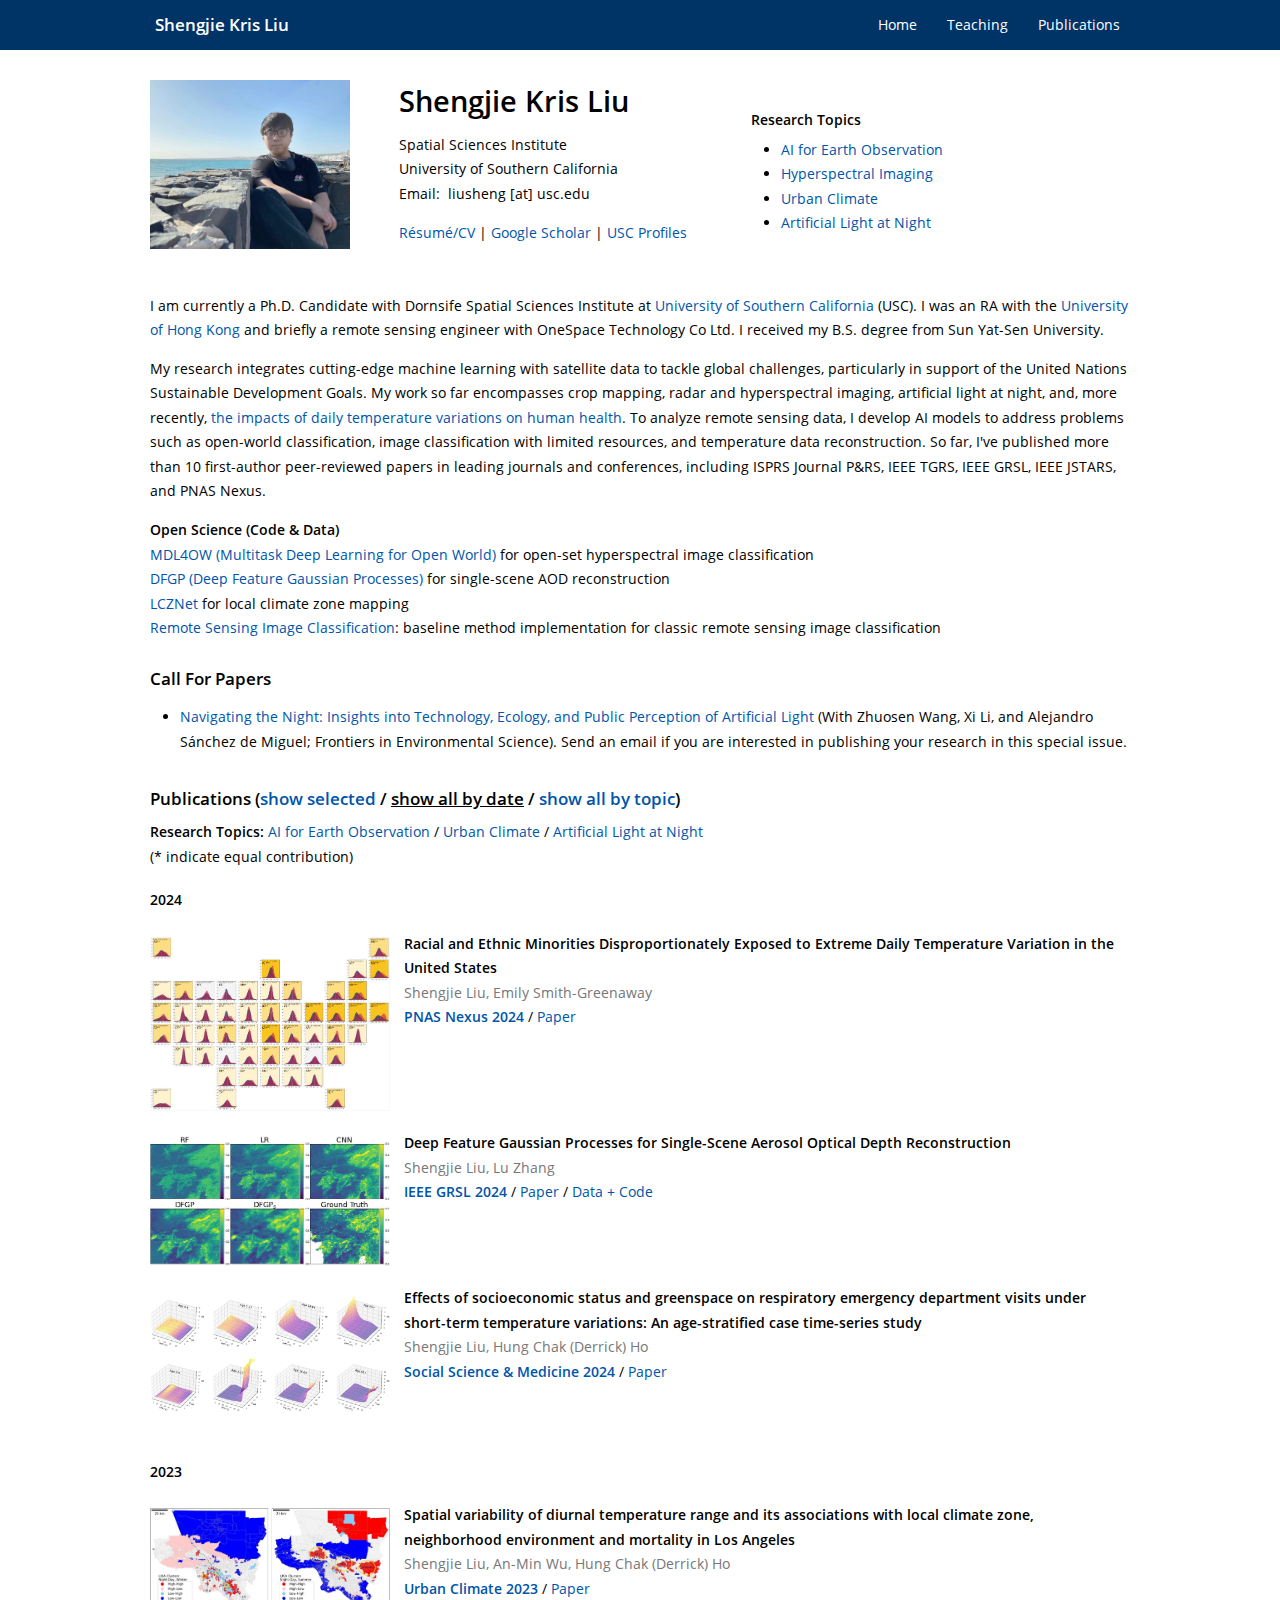
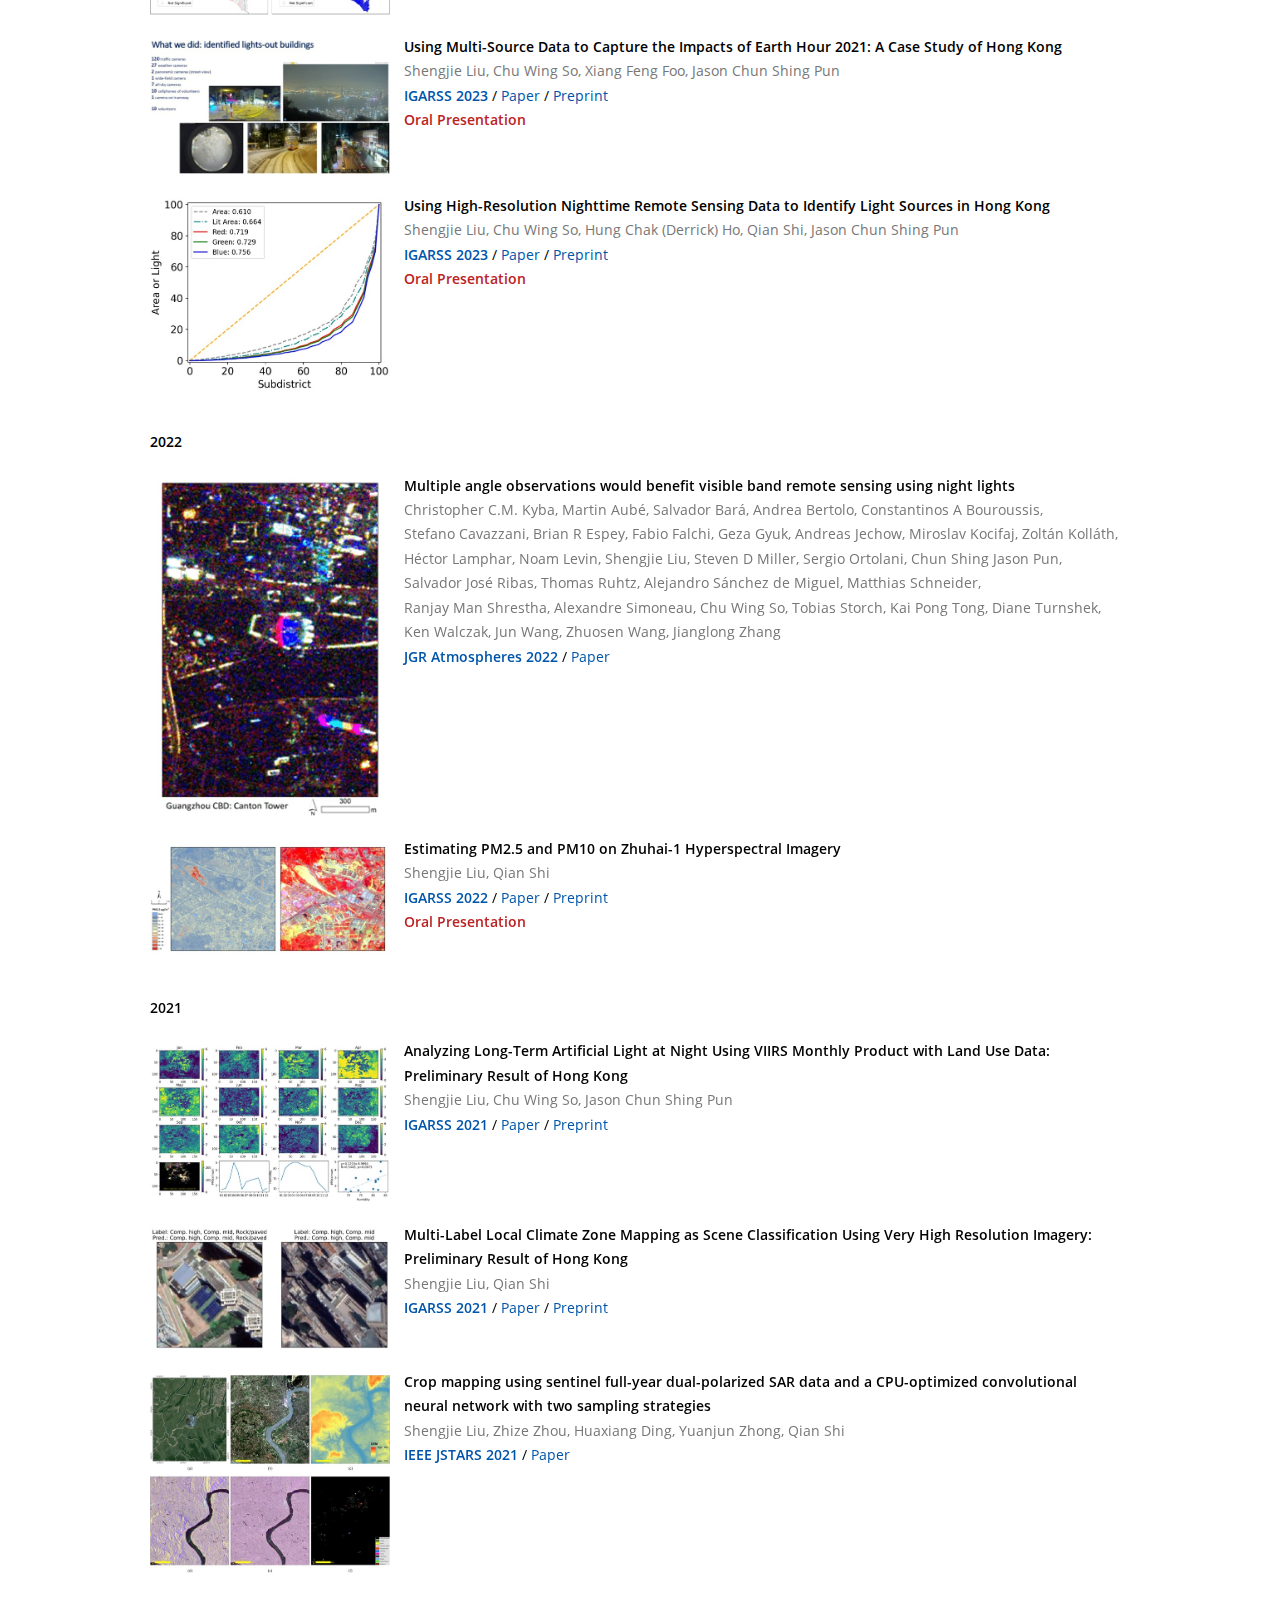
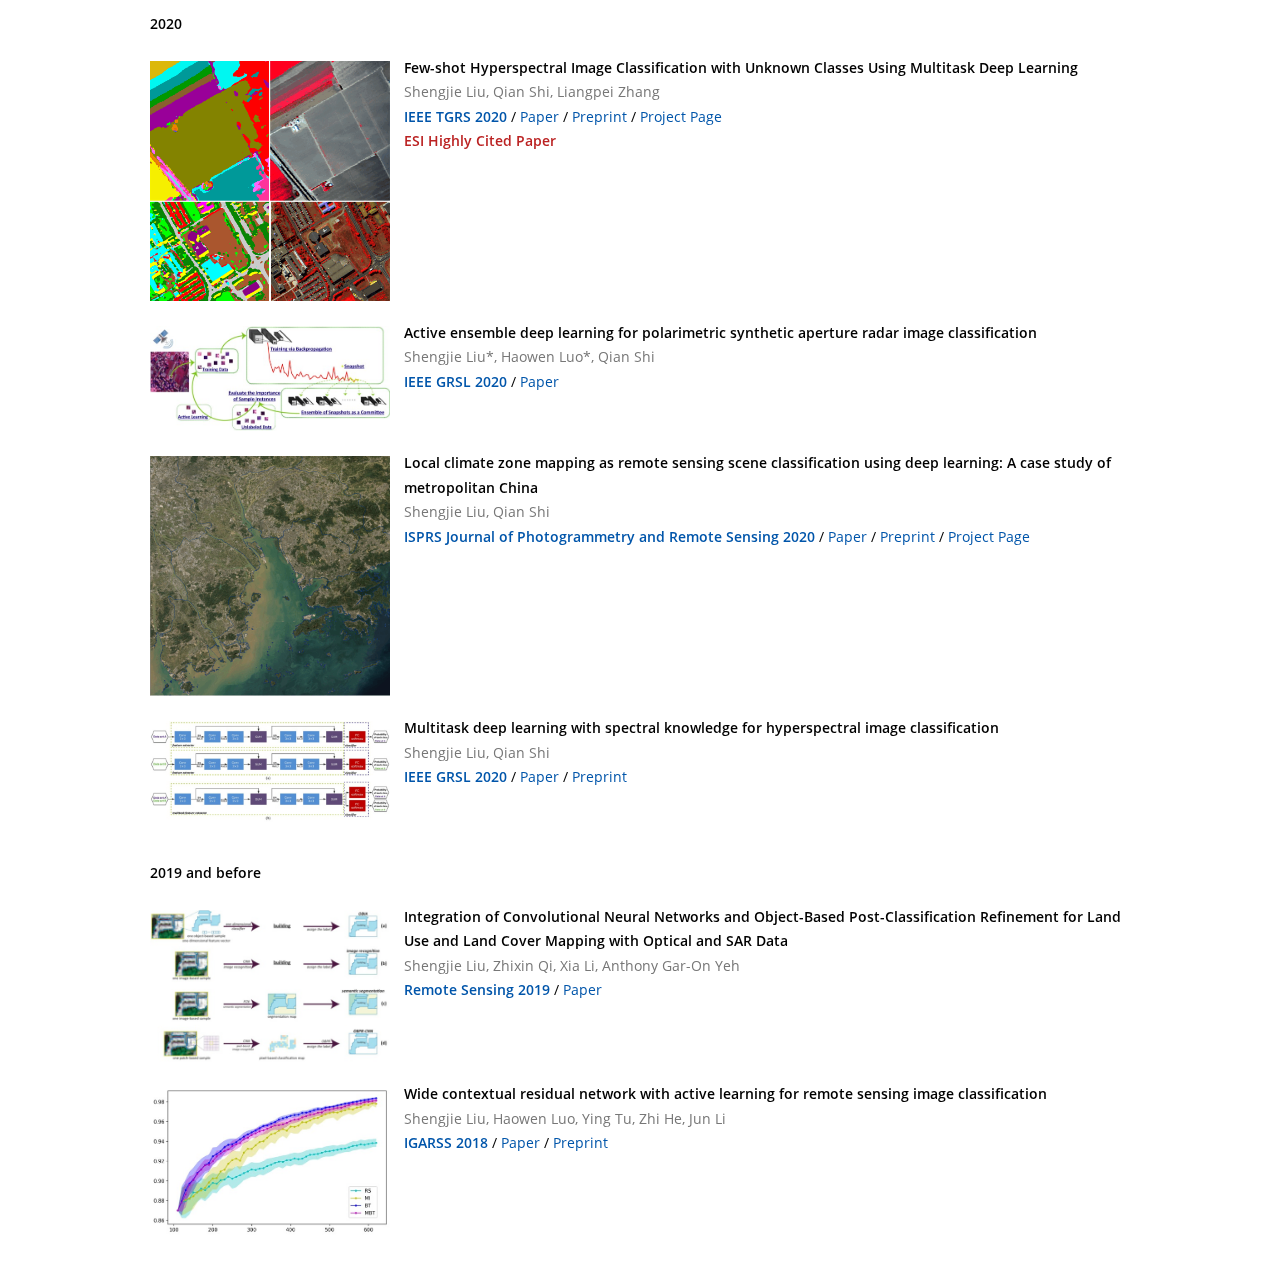
<file: index.html>
<!DOCTYPE html
  PUBLIC "-//W3C//DTD XHTML 1.0 Transitional//EN" "http://www.w3.org/TR/xhtml1/DTD/xhtml1-transitional.dtd">
<!--suppress HtmlUnknownTag -->
<html xmlns="http://www.w3.org/1999/xhtml">

<head>
  <!-- Global site tag (gtag.js) - Google Analytics -->
  <!-- Google tag (gtag.js) -->
  <script async src="https://www.googletagmanager.com/gtag/js?id=G-C0Y5PM7E86"></script>
  <script>
    window.dataLayer = window.dataLayer || [];
    function gtag() { dataLayer.push(arguments); }
    gtag('js', new Date());

    gtag('config', 'G-C0Y5PM7E86');
  </script>

  <!-- Google Tag Manager -->
  <script>(function (w, d, s, l, i) {
      w[l] = w[l] || []; w[l].push({
        'gtm.start':
          new Date().getTime(), event: 'gtm.js'
      }); var f = d.getElementsByTagName(s)[0],
        j = d.createElement(s), dl = l != 'dataLayer' ? '&l=' + l : ''; j.async = true; j.src =
          'https://www.googletagmanager.com/gtm.js?id=' + i + dl; f.parentNode.insertBefore(j, f);
    })(window, document, 'script', 'dataLayer', 'GTM-KTP8BB68');</script>
  <!-- End Google Tag Manager -->

  <script src="js/head.js?prefix="></script>
  <meta name="description" content="Shengjie Kris Liu, University of Southern California">
  <meta name="keywords"
    content="Shengjie,Kris Liu,skrisliu,AI for Earth,Earth Observation,AI4EO,Remote Sensing,Machine Learning,ALAN,Light at Night,Nighttime Light,USC,California,Hong Kong">
  <title>Shengjie Kris Liu | USC University of Southern California</title>

  <link rel="stylesheet" href="css/font.css">
  <link rel="stylesheet" href="css/main.css">
  <script src="js/main.js"></script>
  <script src="js/scroll.js"></script>
</head>

<body>
  <!-- Google Tag Manager (noscript) -->
  <noscript><iframe src="https://www.googletagmanager.com/ns.html?id=GTM-KTP8BB68" height="0" width="0"
      style="display:none;visibility:hidden"></iframe></noscript>
  <!-- End Google Tag Manager (noscript) -->

  <div class="outercontainer">

    <script src="js/header.js?prefix="></script>
    <div class="container body">

      <div class="content heading anchor" id="home">
        <div class="img">
          <img class="img_responsive" src="images/skrisliu.jpg" alt="Photo">
        </div>

        <div class="text info">
          <h1>Shengjie Kris Liu</h1>
          <p />
          <div>Spatial Sciences Institute</div>
          <div>University of Southern California</div>
          <div>Email:&nbsp;</td>
            <td>liusheng [at] usc.edu
          </div>
          <p />
          <span><a href="cv.pdf">Résumé/CV</a></span> |
          <span><a href="https://scholar.google.com/citations?user=D2ZRcjQAAAAJ">Google Scholar</a></span> |
          <span><a href="https://dornsife.usc.edu/spatial/profile/shengjie-liu/">USC Profiles</a></span>
          <p />
        </div>

        <div class="text topic">
          <p />
          <div class="title">Research Topics</div>
          <ul>
            <li><a href="#ai4eo" onclick="showPubs(2)">AI for Earth Observation</a></li>
            <li><a href="#ai4eo" onclick="showPubs(2)">Hyperspectral Imaging</a></li>
            <li><a href="#climate" onclick="showPubs(2)">Urban Climate</a></li>
            <li><a href="#alan" onclick="showPubs(2)">Artificial Light at Night</a></li>
          </ul>
          <p />
        </div>

        <div class="text">
          <p>I am currently a Ph.D. Candidate with Dornsife Spatial
            Sciences Institute at
            <a href="https://www.usc.edu">University of Southern California</a> (USC). I was an RA with the
            <a href="https://hku.hk">University of Hong Kong</a> and briefly a remote sensing engineer with OneSpace
            Technology Co Ltd. I received my B.S. degree from Sun Yat-Sen University.
          </p>
          <p>My research integrates cutting-edge machine learning with satellite data to tackle global
            challenges, particularly in support of the United Nations Sustainable Development Goals. My work so far
            encompasses crop mapping, radar and hyperspectral imaging, artificial light at
            night, and, more recently, <a href="https://academic.oup.com/pnasnexus/article/3/5/pgae176/7674967">the
              impacts of daily temperature variations on human health</a>. To analyze remote sensing data, I develop
            AI models to address problems such as open-world classification, image classification with limited
            resources, and temperature data
            reconstruction. So far, I've published more than 10 first-author peer-reviewed papers in leading journals
            and conferences, including ISPRS Journal P&RS, IEEE TGRS, IEEE GRSL, IEEE JSTARS, and PNAS Nexus.</p>
          <b>Open Science (Code & Data)</b><br><a href="https://sjliu.me/MDL4OW">MDL4OW (Multitask Deep Learning for
            Open
            World)</a> for open-set hyperspectral image classification
          <br><a href="https://skrisliu.com/dfgp">DFGP (Deep Feature Gaussian Processes)</a> for single-scene AOD
          reconstruction
          <br><a href="https://sjliu.me/lcz">LCZNet</a> for local climate zone mapping
          <br><a href="https://github.com/sjliu68/Remote-Sensing-Image-Classification">Remote Sensing Image
            Classification</a>: baseline method implementation for classic remote sensing image classification
        </div>
      </div>

      <div class="content news">
        <div class="text front">
          <h3>Call For Papers</h3>
          <ul>
            <li><a
                href="https://www.frontiersin.org/research-topics/61430/navigating-the-night-insights-into-technology-ecology-and-public-perception-of-artificial-light">Navigating
                the Night: Insights into Technology, Ecology, and Public Perception of Artificial Light</a> (With
              Zhuosen Wang, Xi Li, and Alejandro Sánchez de Miguel; Frontiers in Environmental Science). Send an email
              if you are interested in publishing your research in this special issue.
            </li>
          </ul>
        </div>
      </div>

      <div class="content anchor" id="publications">
        <div class="text front">
          <h3>
            Publications
            (<a href="" id="select0" onclick="showPubs(0); return false;">show selected</a> /
            <a href="" id="select1" onclick="showPubs(1); return false;">show all by date</a> /
            <a href="" id="select2" onclick="showPubs(2); return false;">show all by topic</a>)
          </h3>
          <div>
            <span class="venue">Research Topics:</span>
            <span class="tag"><a href="#ai4eo" onclick="showPubs(2)">AI for Earth Observation</a></span> /
            <span class="tag"><a href="#climate" onclick="showPubs(2)">Urban Climate</a></span> /
            <span class="tag"><a href="#alan" onclick="showPubs(2)">Artificial Light at Night</a></span>
          </div>
          <div>
            <span class="tag">(* indicate equal contribution)</span>
          </div>
        </div>

        <div id="pubs"></div>

        <script id="pubs_selected" language="text">

            <div class="text anchor">&nbsp;</div>
			
            <div class="publication">
              <div class="img"><img class="img_responsive" src="images/nycer.jpg" alt="spotlight_nycer"></div>
              <div class="text">
                <div class="title"><a name="nycer" href="https://doi.org/10.1016/j.socscimed.2024.116613">Effects of socioeconomic status and greenspace on respiratory emergency department visits under short-term temperature variations: An age-stratified case time-series study</a></div>
                <div class="authors">
                  <span class="author sl">Shengjie Liu</span>,
				  <span class="author"><a href="https://scholar.google.com/citations?user=c0QjI5IAAAAJ&hl=en">Hung Chak (Derrick) Ho</a></span>
                </div>
                <div>
                  <span class="venue"><a href="https://doi.org/10.1016/j.socscimed.2024.116613">Social Science & Medicine 2024</a></span> /
                  <span class="tag"><a href="https://doi.org/10.1016/j.socscimed.2024.116613">Paper</a></span>
                </div>
              </div>
            </div>

            <div class="publication">
              <div class="img"><img class="img_responsive" src="images/mdl4ow.gif" alt="spotlight_mdl4ow"></div>
              <div class="text">
                <div class="title"><a name="mdl4ow_tgrs" href="papers/mdl4ow_tgrs.pdf">Few-shot Hyperspectral Image Classification with Unknown Classes Using Multitask Deep Learning</a></div>
                <div class="authors">
                  <span class="author sl">Shengjie Liu</span>,
                  <span class="author"><a href="https://scholar.google.com/citations?hl=en&user=tUe4JDoAAAAJ">Qian Shi</a></span>, 
				  <span class="author"><a href="https://scholar.google.com/citations?hl=en&user=vzj2hcYAAAAJ">Liangpei Zhang</a></span>
                </div>
                <div>
                  <span class="venue"><a href="https://ieeexplore.ieee.org/xpl/RecentIssue.jsp?punumber=36">IEEE TGRS 2020</a></span> /
                  <span class="tag"><a href="https://doi.org/10.1109/TGRS.2020.3018879">Paper</a></span> /
		  <span class="tag"><a href="papers/mdl4ow_tgrs.pdf">Preprint</a></span> /
                  <span class="tag"><a href="https://sjliu.me/MDL4OW">Project Page</a></span> 
                </div>
                <div>
                  <span class="highlight">ESI Highly Cited Paper</span>
                </div>
              </div>
            </div>
			
            <div class="publication">
              <div class="img"><img class="img_responsive" src="images/lcz.gif" alt="spotlight_lcz"></div>
              <div class="text">
                <div class="title"><a name="lcz_isprs" href="papers/lcz_isprs_preprint.pdf">Local climate zone mapping as remote sensing scene classification using deep learning: A
                      case study of metropolitan China</a></div>
                <div class="authors">
                  <span class="author sl">Shengjie Liu</span>,
                  <span class="author"><a href="https://scholar.google.com/citations?hl=en&user=tUe4JDoAAAAJ">Qian Shi</a></span>
                </div>
                <div>
                  <span class="venue"><a href="https://www.sciencedirect.com/journal/isprs-journal-of-photogrammetry-and-remote-sensing">ISPRS Journal of Photogrammetry and Remote Sensing 2020</a></span> /
                  <span class="tag"><a href="https://doi.org/10.1016/j.isprsjprs.2020.04.008">Paper</a></span> /
				  <span class="tag"><a href="papers/lcz_isprs_preprint.pdf">Preprint</a></span> /
                  <span class="tag"><a href="https://sjliu.me/lcz">Project Page</a></span> 
                </div>
              </div>
            </div>
			
            <div class="publication">
			  <div class="img"><video class="img_responsive" autoplay muted loop webkit-playsinline playsinline><source src="images/cantonTower.mp4" type="video/mp4">spotlight_cantonTower</video></div>
              <div class="text">
                <div class="title"><a name="multianglelight" href="https://doi.org/10.1029/2021JD036382">Multiple angle observations would benefit visible band remote sensing using night lights</a></div>
                <div class="authors">
				  <span class="author"><a href="https://www.gfz-potsdam.de/en/staff/christopher.kyba">Christopher C.M. Kyba</a></span>,
				  <span class="author"><a href="https://int.design/en/jurys/martin-aube/">Martin Aubé</a></span>,
				  <span class="author"><a href="http://webspersoais.usc.es/persoais/salva.bara/">Salvador Bará</a></span>,
				  <span class="author"><a href="https://www.researchgate.net/profile/Andrea-Bertolo">Andrea Bertolo</a></span>,
				  <span class="author"><a href="https://www.researchgate.net/profile/Constantinos-Bouroussis">Constantinos A Bouroussis</a></span>,
				  <span class="author"><a href="https://www.researchgate.net/profile/Stefano-Cavazzani">Stefano Cavazzani</a></span>,
				  <span class="author"><a href="https://www.tcd.ie/research/profiles/?profile=espeyb">Brian R Espey</a></span>,
				  <span class="author"><a href="https://idsw.darksky.org/2020/fabio-falchi/">Fabio Falchi</a></span>,
				  <span class="author"><a href="https://kicp.uchicago.edu/people/profile/geza_gyuk.html">Geza Gyuk</a></span>,
				  <span class="author"><a href="https://scholar.google.com/citations?user=7mlGW4EAAAAJ&hl=en">Andreas Jechow</a></span>,
				  <span class="author"><a href="https://www.sav.sk/?lang=en&doc=user-org-user&user_no=5626">Miroslav Kocifaj</a></span>,
				  <span class="author"><a href="https://scholar.google.com/citations?user=mdtkeV8AAAAJ&hl=en">Zoltán Kolláth</a></span>,
				  <span class="author"><a href="https://scholar.google.es/citations?user=yynH0KgAAAAJ&hl=es">Héctor Lamphar</a></span>,
				  <span class="author"><a href="https://en.geography.huji.ac.il/people/noam-levin">Noam Levin</a></span>,
				  <span class="author">Shengjie Liu</span>,
				  <span class="author"><a href="https://www.cira.colostate.edu/staff/miller-steve/">Steven D Miller</a></span>,
				  <span class="author"><a href="https://www.unipd.it/en/contatti/rubrica/?detail=Y&ruolo=1&checkout=cerca&persona=ORTOLANI&key=3C6EB173DF9DB2EC618191428EF61CEE">Sergio Ortolani</a></span>,
				  <span class="author"><a href="https://www.scifac.hku.hk/people/pun-jason-chun-shing">Chun Shing Jason Pun</a></span>,
				  <span class="author"><a href="https://www.enciclopedia.cat/divulcat/Salvador-Jose-Ribas-Rubio">Salvador José Ribas</a></span>,
				  <span class="author"><a href="https://www.researchgate.net/profile/Thomas-Ruhtz">Thomas Ruhtz</a></span>,
				  <span class="author"><a href="https://asanchezdemiguel.com/">Alejandro Sánchez de Miguel</a></span>,
				  <span class="author">Matthias Schneider</span>,
				  <span class="author"><a href="https://science.gsfc.nasa.gov/sed/bio/ranjay.m.shrestha">Ranjay Man Shrestha</a></span>,
                  <span class="author"><a href="https://www.researchgate.net/profile/Alexandre-Simoneau-2">Alexandre Simoneau</a></span>,
				  <span class="author"><a href="https://www.researchgate.net/profile/Chu-Wing-So">Chu Wing So</a></span>,
				  <span class="author"><a href="https://www.researchgate.net/profile/Tobias-Storch">Tobias Storch</a></span>,
				  <span class="author"><a href="https://www.researchgate.net/scientific-contributions/Kai-Pong-Tong-2066466243">Kai Pong Tong</a></span>,
				  <span class="author"><a href="https://dianeturnshek.com/">Diane Turnshek</a></span>,
				  <span class="author"><a href="https://www.researchgate.net/profile/Ken-Walczak">Ken Walczak</a></span>,
				  <span class="author"><a href="https://scholar.google.com/citations?user=2bYutiAAAAAJ&hl=en">Jun Wang</a></span>,
				  <span class="author"><a href="https://scholar.google.com/citations?user=TdcZZMAAAAAJ&hl=en">Zhuosen Wang</a></span>,
				  <span class="author"><a href="https://scholar.google.com/citations?user=UlE3lS0AAAAJ&hl=en">Jianglong Zhang</a></span>
                </div>
                <div>
                  <span class="venue"><a href="https://doi.org/10.1029/2021JD036382">JGR Atmospheres 2022</a></span> /
                  <span class="tag"><a href="https://agupubs.onlinelibrary.wiley.com/doi/epdf/10.1029/2021JD036382">Paper</a></span>
                </div>
              </div>
            </div>
			
            <div class="publication">
              <div class="img"><img class="img_responsive" src="images/cropmapping.jpg" alt="spotlight_cromapping"></div>
              <div class="text">
                <div class="title"><a name="chongqing_jstars" href="https://ieeexplore.ieee.org/iel7/4609443/4609444/09476986.pdf">Crop mapping using sentinel full-year dual-polarized SAR data and a CPU-optimized convolutional neural network with two sampling strategies</a></div>
                <div class="authors">
                  <span class="author sl">Shengjie Liu</span>,
				  <span class="author"><a href="https://iais.cupes.edu.cn/szdw/zrjs1/fjs/b6a3ed7ee6c848aa9a252e3ca9510964.htm">Zhize Zhou</a></span>, 
				  <span class="author">Huaxiang Ding</span>,
				  <span class="author">Yuanjun Zhong</span>,
                  <span class="author"><a href="https://scholar.google.com/citations?hl=en&user=tUe4JDoAAAAJ">Qian Shi</a></span>
                </div>
                <div>
                  <span class="venue"><a href="https://ieeexplore.ieee.org/iel7/4609443/4609444/09476986.pdf">IEEE JSTARS 2021</a></span> /
                  <span class="tag"><a href="https://ieeexplore.ieee.org/iel7/4609443/4609444/09476986.pdf">Paper</a></span>
                </div>
              </div>
            </div>

            <div class="publication">
              <div class="img"><img class="img_responsive" src="images/aedl_grsl.jpg" alt="spotlight_aedl"></div>
              <div class="text">
                <div class="title"><a name="obpcfusion" href="https://doi.org/10.1109/LGRS.2020.3005076">Active ensemble deep learning for polarimetric synthetic aperture radar image classification</a></div>
                <div class="authors">
                  <span class="author sl">Shengjie Liu*</span>,
				  <span class="author"><a href="https://www.researchgate.net/profile/Haowen-Luo">Haowen Luo*</a></span>, 
                  <span class="author"><a href="https://scholar.google.com/citations?hl=en&user=tUe4JDoAAAAJ">Qian Shi</a></span>  
                </div>
                <div>
                  <span class="venue"><a href="https://ieeexplore.ieee.org/xpl/RecentIssue.jsp?punumber=8859">IEEE GRSL 2020</a></span> /
                  <span class="tag"><a href="https://arxiv.org/abs/2006.15771">Paper</a></span> 
                </div>
              </div>
            </div>
			
            <div class="publication">
              <div class="img"><img class="img_responsive" src="images/mdl_grsl.jpg" alt="spotlight_mdl"></div>
              <div class="text">
                <div class="title"><a name="obpcfusion" href="https://doi.org/10.1109/LGRS.2019.2962768">Multitask deep learning with spectral knowledge for hyperspectral image classification</a></div>
                <div class="authors">
                  <span class="author sl">Shengjie Liu</span>,
                  <span class="author"><a href="https://scholar.google.com/citations?hl=en&user=tUe4JDoAAAAJ">Qian Shi</a></span>  
                </div>
                <div>
                  <span class="venue"><a href="https://ieeexplore.ieee.org/xpl/RecentIssue.jsp?punumber=8859">IEEE GRSL 2020</a></span> /
                  <span class="tag"><a href="https://doi.org/10.1109/LGRS.2019.2962768">Paper</a></span> / 
				  <span class="tag"><a href="https://arxiv.org/pdf/1905.04535">Preprint</a></span> 
                </div>
              </div>
            </div>
			
            <div class="publication">
              <div class="img"><img class="img_responsive" src="images/obprfusion.jpg" alt="spotlight_obpcfusion"></div>
              <div class="text">
                <div class="title"><a name="obpcfusion" href="https://doi.org/10.3390/rs11060690">Integration of Convolutional Neural Networks and Object-Based Post-Classification Refinement for Land Use and Land Cover Mapping with Optical and SAR Data</a></div>
                <div class="authors">
                  <span class="author sl">Shengjie Liu</span>,
                  <span class="author"><a href="https://scholar.google.com/citations?user=GBTF4cgAAAAJ">Zhixin Qi</a></span>, 
				  <span class="author"><a href="https://scholar.google.com/citations?user=Rxgr5rYAAAAJ">Xia Li</a></span>,  
				  <span class="author"><a href="https://scholar.google.com/citations?user=0zhn9YUAAAAJ">Anthony Gar-On Yeh</a></span>
                </div>
                <div>
                  <span class="venue"><a href="https://doi.org/10.3390/rs11060690">Remote Sensing 2019</a></span> /
                  <span class="tag"><a href="papers/obpcfusion.pdf">Paper</a></span> 
                </div>
              </div>
            </div>

        </script>

        <script id="pubs_by_date" language="text">

		<div class="text anchor" id="2024"><h4>2024</h4></div>
		
		 <div class="publication">
              <div class="img"><img class="img_responsive" src="images/dtvus.jpg" alt="spotlight_dtvus"></div>
              <div class="text">
                <div class="title"><a name="dtvus" href="https://academic.oup.com/pnasnexus/article/3/5/pgae176/7674967">Racial and Ethnic Minorities Disproportionately Exposed to Extreme Daily Temperature Variation in the United States</a></div>
                <div class="authors">
                  <span class="author sl">Shengjie Liu</span>,
				  <span class="author"><a href="http://emilysmithgreenaway.org/">Emily Smith-Greenaway</a></span>
                </div>
                <div>
                  <span class="venue"><a href="https://academic.oup.com/pnasnexus/article/3/5/pgae176/7674967">PNAS Nexus 2024</a></span> /
                  <span class="tag"><a href="https://academic.oup.com/pnasnexus/article/3/5/pgae176/7674967">Paper</a></span>
                </div>
              </div>
            </div>

        <div class="publication">
              <div class="img"><img class="img_responsive" src="images/dfgp.jpg" alt="spotlight_dfgp"></div>
              <div class="text">
                <div class="title"><a name="dfgp" href="https://doi.org/10.1109/LGRS.2024.3398689">Deep Feature Gaussian Processes for Single-Scene Aerosol Optical Depth Reconstruction</a></div>
                <div class="authors">
                  <span class="author sl">Shengjie Liu</span>,
				  <span class="author"><a href="https://luzhangstat.github.io/">Lu Zhang</a></span>
                </div>
                <div>
                  <span class="venue"><a href="https://doi.org/10.1109/LGRS.2024.3398689">IEEE GRSL 2024</a></span> /
                  <span class="tag"><a href="https://doi.org/10.1109/LGRS.2024.3398689">Paper</a></span> / 
				  <span class="tag"><a href="https://skrisliu.com/dfgp">Data + Code</a></span> 
                </div>
              </div>
            </div>
			
            <div class="publication">
              <div class="img"><img class="img_responsive" src="images/nycer.jpg" alt="spotlight_nycer"></div>
              <div class="text">
                <div class="title"><a name="nycer" href="https://doi.org/10.1016/j.socscimed.2024.116613">Effects of socioeconomic status and greenspace on respiratory emergency department visits under short-term temperature variations: An age-stratified case time-series study</a></div>
                <div class="authors">
                  <span class="author sl">Shengjie Liu</span>,
				  <span class="author"><a href="https://scholar.google.com/citations?user=c0QjI5IAAAAJ&hl=en">Hung Chak (Derrick) Ho</a></span>
                </div>
                <div>
                  <span class="venue"><a href="https://doi.org/10.1016/j.socscimed.2024.116613">Social Science & Medicine 2024</a></span> /
                  <span class="tag"><a href="https://doi.org/10.1016/j.socscimed.2024.116613">Paper</a></span>
                </div>
              </div>
            </div>
		  
			<div class="text anchor" id="2023"><h4>2023</h4></div>

            <div class="publication">
              <div class="img"><img class="img_responsive" src="images/dtrla2.jpg" alt="spotlight_dtrla"></div>
              <div class="text">
                <div class="title"><a name="lcz_isprs" href="https://doi.org/10.1016/j.uclim.2023.101526">Spatial variability of diurnal temperature range and its associations with local climate zone, neighborhood environment and mortality in Los Angeles</a></div>
                <div class="authors">
                  <span class="author sl">Shengjie Liu</span>,
                  <span class="author"><a href="https://spatial.usc.edu/team-view/an-min-wu/">An-Min Wu</a></span>, 
				  <span class="author"><a href="https://scholar.google.com/citations?user=c0QjI5IAAAAJ&hl=en">Hung Chak (Derrick) Ho</a></span>
                </div>
                <div>
                  <span class="venue"><a href="https://doi.org/10.1016/j.uclim.2023.101526">Urban Climate 2023</a></span> /
                  <span class="tag"><a href="https://doi.org/10.1016/j.uclim.2023.101526">Paper</a></span>
                </div>
              </div>
            </div>
			
            <div class="publication">
              <div class="img"><img class="img_responsive" src="images/earthhour2021.jpg" alt="spotlight_earthhour2021"></div>
              <div class="text">
                <div class="title"><a name="earthhour2021" href="https://doi.org/10.1109/IGARSS52108.2023.10283136">Using Multi-Source Data to Capture the Impacts of Earth Hour 2021: A Case Study of Hong Kong</a></div>
                <div class="authors">
                  <span class="author sl">Shengjie Liu</span>, 
				  <span class="author"><a href="https://www.researchgate.net/profile/Chu-Wing-So">Chu Wing So</a></span>, 
				  <span class="author">Xiang Feng Foo</span>, 
				  <span class="author"><a href="https://www.scifac.hku.hk/people/pun-jason-chun-shing">Jason Chun Shing Pun</a></span>
                </div>
                <div>
                  <span class="venue"><a href="https://ieeexplore.ieee.org/xpl/conhome/10281394/proceeding">IGARSS 2023</a></span> /
                  <span class="tag"><a href="https://doi.org/10.1109/IGARSS52108.2023.10283136">Paper</a></span> / 
				  <span class="tag"><a href="papers/IGARSS2023_EarthHour.pdf">Preprint</a></span>
                </div>
                <div>
                  <span class="highlight">Oral Presentation</span>
                </div>
              </div>
            </div>			
			
            <div class="publication">
              <div class="img"><img class="img_responsive" src="images/highRSlightHK_IGARSS2023.jpg" alt="spotlight_highRSlightHK_IGARSS2023"></div>
              <div class="text">
                <div class="title"><a name="highRSlightHK_IGARSS2023" href="https://doi.org/10.1109/IGARSS52108.2023.10283198">Using High-Resolution Nighttime Remote Sensing Data to Identify Light Sources in Hong Kong</a></div>
                <div class="authors">
                  <span class="author sl">Shengjie Liu</span>, 
				  <span class="author"><a href="https://www.researchgate.net/profile/Chu-Wing-So">Chu Wing So</a></span>, 
				  <span class="author"><a href="https://scholar.google.com/citations?user=c0QjI5IAAAAJ&hl=en">Hung Chak (Derrick) Ho</a></span>, 
				  <span class="author"><a href="https://scholar.google.com/citations?user=sn2Ab1gAAAAJ">Qian Shi</a></span>, 
                  <span class="author"><a href="https://www.scifac.hku.hk/people/pun-jason-chun-shing">Jason Chun Shing Pun</a></span>
                </div>
                <div>
                  <span class="venue"><a href="https://ieeexplore.ieee.org/xpl/conhome/10281394/proceeding">IGARSS 2023</a></span> /
                  <span class="tag"><a href="https://doi.org/10.1109/IGARSS52108.2023.10283198">Paper</a></span> / 
				  <span class="tag"><a href="papers/IGARSS2023_HighResolutionRSLightSources.pdf">Preprint</a></span>
                </div>
                <div>
                  <span class="highlight">Oral Presentation</span>
                </div>
              </div>
            </div>

			<div class="text anchor" id="2022"><h4>2022</h4></div>
			
            <div class="publication">
			  <div class="img"><video class="img_responsive" autoplay muted loop webkit-playsinline playsinline><source src="images/cantonTower.mp4" type="video/mp4">spotlight_cantonTower</video></div>
              <div class="text">
                <div class="title"><a name="multianglelight" href="https://doi.org/10.1029/2021JD036382">Multiple angle observations would benefit visible band remote sensing using night lights</a></div>
                <div class="authors">
				  <span class="author"><a href="https://www.gfz-potsdam.de/en/staff/christopher.kyba">Christopher C.M. Kyba</a></span>,
				  <span class="author"><a href="https://int.design/en/jurys/martin-aube/">Martin Aubé</a></span>,
				  <span class="author"><a href="http://webspersoais.usc.es/persoais/salva.bara/">Salvador Bará</a></span>,
				  <span class="author"><a href="https://www.researchgate.net/profile/Andrea-Bertolo">Andrea Bertolo</a></span>,
				  <span class="author"><a href="https://www.researchgate.net/profile/Constantinos-Bouroussis">Constantinos A Bouroussis</a></span>,
				  <span class="author"><a href="https://www.researchgate.net/profile/Stefano-Cavazzani">Stefano Cavazzani</a></span>,
				  <span class="author"><a href="https://www.tcd.ie/research/profiles/?profile=espeyb">Brian R Espey</a></span>,
				  <span class="author"><a href="https://idsw.darksky.org/2020/fabio-falchi/">Fabio Falchi</a></span>,
				  <span class="author"><a href="https://kicp.uchicago.edu/people/profile/geza_gyuk.html">Geza Gyuk</a></span>,
				  <span class="author"><a href="https://scholar.google.com/citations?user=7mlGW4EAAAAJ&hl=en">Andreas Jechow</a></span>,
				  <span class="author"><a href="https://www.sav.sk/?lang=en&doc=user-org-user&user_no=5626">Miroslav Kocifaj</a></span>,
				  <span class="author"><a href="https://scholar.google.com/citations?user=mdtkeV8AAAAJ&hl=en">Zoltán Kolláth</a></span>,
				  <span class="author"><a href="https://scholar.google.es/citations?user=yynH0KgAAAAJ&hl=es">Héctor Lamphar</a></span>,
				  <span class="author"><a href="https://en.geography.huji.ac.il/people/noam-levin">Noam Levin</a></span>,
				  <span class="author">Shengjie Liu</span>,
				  <span class="author"><a href="https://www.cira.colostate.edu/staff/miller-steve/">Steven D Miller</a></span>,
				  <span class="author"><a href="https://www.unipd.it/en/contatti/rubrica/?detail=Y&ruolo=1&checkout=cerca&persona=ORTOLANI&key=3C6EB173DF9DB2EC618191428EF61CEE">Sergio Ortolani</a></span>,
				  <span class="author"><a href="https://www.scifac.hku.hk/people/pun-jason-chun-shing">Chun Shing Jason Pun</a></span>,
				  <span class="author"><a href="https://www.enciclopedia.cat/divulcat/Salvador-Jose-Ribas-Rubio">Salvador José Ribas</a></span>,
				  <span class="author"><a href="https://www.researchgate.net/profile/Thomas-Ruhtz">Thomas Ruhtz</a></span>,
				  <span class="author"><a href="https://asanchezdemiguel.com/">Alejandro Sánchez de Miguel</a></span>,
				  <span class="author">Matthias Schneider</span>,
				  <span class="author"><a href="https://science.gsfc.nasa.gov/sed/bio/ranjay.m.shrestha">Ranjay Man Shrestha</a></span>,
                  <span class="author"><a href="https://www.researchgate.net/profile/Alexandre-Simoneau-2">Alexandre Simoneau</a></span>,
				  <span class="author"><a href="https://www.researchgate.net/profile/Chu-Wing-So">Chu Wing So</a></span>,
				  <span class="author"><a href="https://www.researchgate.net/profile/Tobias-Storch">Tobias Storch</a></span>,
				  <span class="author"><a href="https://www.researchgate.net/scientific-contributions/Kai-Pong-Tong-2066466243">Kai Pong Tong</a></span>,
				  <span class="author"><a href="https://dianeturnshek.com/">Diane Turnshek</a></span>,
				  <span class="author"><a href="https://www.researchgate.net/profile/Ken-Walczak">Ken Walczak</a></span>,
				  <span class="author"><a href="https://scholar.google.com/citations?user=2bYutiAAAAAJ&hl=en">Jun Wang</a></span>,
				  <span class="author"><a href="https://scholar.google.com/citations?user=TdcZZMAAAAAJ&hl=en">Zhuosen Wang</a></span>,
				  <span class="author"><a href="https://scholar.google.com/citations?user=UlE3lS0AAAAJ&hl=en">Jianglong Zhang</a></span>
                </div>
                <div>
                  <span class="venue"><a href="https://doi.org/10.1029/2021JD036382">JGR Atmospheres 2022</a></span> /
                  <span class="tag"><a href="https://agupubs.onlinelibrary.wiley.com/doi/epdf/10.1029/2021JD036382">Paper</a></span>
                </div>
              </div>
            </div>
			
            <div class="publication">
              <div class="img"><img class="img_responsive" src="images/hyperspectralPMigarss.jpg" alt="spotlight_hyperspectralPMigarss"></div>
              <div class="text">
                <div class="title"><a name="hyperspectralPMigarss" href="https://doi.org/10.1109/IGARSS46834.2022.9884493">Estimating PM2.5 and PM10 on Zhuhai-1 Hyperspectral Imagery</a></div>
                <div class="authors">
                  <span class="author sl">Shengjie Liu</span>, 
                  <span class="author"><a href="https://scholar.google.com/citations?user=sn2Ab1gAAAAJ">Qian Shi</a></span>
                </div>
                <div>
                  <span class="venue"><a href="https://ieeexplore.ieee.org/xpl/conhome/9883023/proceeding">IGARSS 2022</a></span> /
                  <span class="tag"><a href="https://doi.org/10.1109/IGARSS46834.2022.9884493">Paper</a></span> / 
				  <span class="tag"><a href="papers/hyperspectralPMigarss.pdf">Preprint</a></span> 
                </div>
                <div>
                  <span class="highlight">Oral Presentation</span>
                </div>
              </div>
            </div>
			
			<div class="text anchor" id="2021"><h4>2021</h4></div>
			
            <div class="publication">
              <div class="img"><img class="img_responsive" src="images/viirsMonthlyHKigarss2021.jpg" alt="spotlight_longtermALANHK"></div>
              <div class="text">
                <div class="title"><a name="viirsMonthlyHKigarss2021" href="https://doi.org/10.1109/IGARSS47720.2021.9553915">Analyzing Long-Term Artificial Light at Night Using VIIRS Monthly Product with Land Use Data: Preliminary Result of Hong Kong</a></div>
                <div class="authors">
                  <span class="author sl">Shengjie Liu</span>, 
                  <span class="author"><a href="https://scholar.google.com/citations?user=LAurwDAAAAAJ&hl=en">Chu Wing So</a></span>, 
				  <span class="author"><a href="https://www.scifac.hku.hk/people/pun-jason-chun-shing">Jason Chun Shing Pun</a></span>
                </div>
                <div>
                  <span class="venue"><a href="https://ieeexplore.ieee.org/xpl/conhome/9553015/proceeding">IGARSS 2021</a></span> /
                  <span class="tag"><a href="https://doi.org/10.1109/IGARSS47720.2021.9553915">Paper</a></span> / 
				  <span class="tag"><a href="papers/viirsMonthlyHKigarss2021.pdf">Preprint</a></span> 
                </div>
              </div>
            </div>
			
            <div class="publication">
              <div class="img"><img class="img_responsive" src="images/multiLabelLCZigarss2021.jpg" alt="spotlight_mlabelLCZ"></div>
              <div class="text">
                <div class="title"><a name="multiLabelLCZigarss2021" href="https://doi.org/10.1109/IGARSS47720.2021.9553086">Multi-Label Local Climate Zone Mapping as Scene Classification Using Very High Resolution Imagery: Preliminary Result of Hong Kong</a></div>
                <div class="authors">
                  <span class="author sl">Shengjie Liu</span>, 
                  <span class="author"><a href="https://scholar.google.com/citations?user=sn2Ab1gAAAAJ">Qian Shi</a></span> 
                </div>
                <div>
                  <span class="venue"><a href="https://ieeexplore.ieee.org/xpl/conhome/8496405/proceeding">IGARSS 2021</a></span> /
                  <span class="tag"><a href="https://doi.org/10.1109/IGARSS47720.2021.9553086">Paper</a></span> / 
				  <span class="tag"><a href="papers/multiLabelLCZigarss2021.pdf">Preprint</a></span> 
                </div>
              </div>
            </div>
			
            <div class="publication">
              <div class="img"><img class="img_responsive" src="images/cropmapping.jpg" alt="spotlight_cromapping"></div>
              <div class="text">
                <div class="title"><a name="chongqing_jstars" href="https://ieeexplore.ieee.org/iel7/4609443/4609444/09476986.pdf">Crop mapping using sentinel full-year dual-polarized SAR data and a CPU-optimized convolutional neural network with two sampling strategies</a></div>
                <div class="authors">
                  <span class="author sl">Shengjie Liu</span>,
				  <span class="author"><a href="https://iais.cupes.edu.cn/szdw/zrjs1/fjs/b6a3ed7ee6c848aa9a252e3ca9510964.htm">Zhize Zhou</a></span>, 
				  <span class="author">Huaxiang Ding</span>,
				  <span class="author">Yuanjun Zhong</span>,
                  <span class="author"><a href="https://scholar.google.com/citations?hl=en&user=tUe4JDoAAAAJ">Qian Shi</a></span>
                </div>
                <div>
                  <span class="venue"><a href="https://ieeexplore.ieee.org/iel7/4609443/4609444/09476986.pdf">IEEE JSTARS 2021</a></span> /
                  <span class="tag"><a href="https://ieeexplore.ieee.org/iel7/4609443/4609444/09476986.pdf">Paper</a></span>
                </div>
              </div>
            </div>
			
			<div class="text anchor" id="2020"><h4>2020</h4></div>
			
            <div class="publication">
              <div class="img"><img class="img_responsive" src="images/mdl4ow.gif" alt="spotlight_mdl4ow"></div>
              <div class="text">
                <div class="title"><a name="mdl4ow_tgrs" href="papers/mdl4ow_tgrs.pdf">Few-shot Hyperspectral Image Classification with Unknown Classes Using Multitask Deep Learning</a></div>
                <div class="authors">
                  <span class="author sl">Shengjie Liu</span>,
                  <span class="author"><a href="https://scholar.google.com/citations?hl=en&user=tUe4JDoAAAAJ">Qian Shi</a></span>, 
				  <span class="author"><a href="https://scholar.google.com/citations?hl=en&user=vzj2hcYAAAAJ">Liangpei Zhang</a></span>
                </div>
                <div>
                  <span class="venue"><a href="https://ieeexplore.ieee.org/xpl/RecentIssue.jsp?punumber=36">IEEE TGRS 2020</a></span> /
                  <span class="tag"><a href="https://doi.org/10.1109/TGRS.2020.3018879">Paper</a></span> /
				  <span class="tag"><a href="papers/mdl4ow_tgrs.pdf">Preprint</a></span> /
                  <span class="tag"><a href="https://sjliu.me/MDL4OW">Project Page</a></span> 
                </div>
                <div>
                  <span class="highlight">ESI Highly Cited Paper</span>
                </div>
              </div>
            </div>

            <div class="publication">
              <div class="img"><img class="img_responsive" src="images/aedl_grsl.jpg" alt="spotlight_aedl"></div>
              <div class="text">
                <div class="title"><a name="obpcfusion" href="https://doi.org/10.1109/LGRS.2020.3005076">Active ensemble deep learning for polarimetric synthetic aperture radar image classification</a></div>
                <div class="authors">
                  <span class="author sl">Shengjie Liu*</span>,
				  <span class="author"><a href="https://www.researchgate.net/profile/Haowen-Luo">Haowen Luo*</a></span>, 
                  <span class="author"><a href="https://scholar.google.com/citations?hl=en&user=tUe4JDoAAAAJ">Qian Shi</a></span>  
                </div>
                <div>
                  <span class="venue"><a href="https://ieeexplore.ieee.org/xpl/RecentIssue.jsp?punumber=8859">IEEE GRSL 2020</a></span> /
                  <span class="tag"><a href="https://arxiv.org/abs/2006.15771">Paper</a></span> 
                </div>
              </div>
            </div>

            <div class="publication">
              <div class="img"><img class="img_responsive" src="images/lcz.gif" alt="spotlight_lcz"></div>
              <div class="text">
                <div class="title"><a name="lcz_isprs" href="papers/lcz_isprs_preprint.pdf">Local climate zone mapping as remote sensing scene classification using deep learning: A
                      case study of metropolitan China</a></div>
                <div class="authors">
                  <span class="author sl">Shengjie Liu</span>,
                  <span class="author"><a href="https://scholar.google.com/citations?hl=en&user=tUe4JDoAAAAJ">Qian Shi</a></span>
                </div>
                <div>
                  <span class="venue"><a href="https://www.sciencedirect.com/journal/isprs-journal-of-photogrammetry-and-remote-sensing">ISPRS Journal of Photogrammetry and Remote Sensing 2020</a></span> /
                  <span class="tag"><a href="https://doi.org/10.1016/j.isprsjprs.2020.04.008">Paper</a></span> /
				  <span class="tag"><a href="papers/lcz_isprs_preprint.pdf">Preprint</a></span> /
                  <span class="tag"><a href="https://sjliu.me/lcz">Project Page</a></span> 
                </div>
              </div>
            </div>
			
            <div class="publication">
              <div class="img"><img class="img_responsive" src="images/mdl_grsl.jpg" alt="spotlight_mdl"></div>
              <div class="text">
                <div class="title"><a name="obpcfusion" href="https://doi.org/10.1109/LGRS.2019.2962768">Multitask deep learning with spectral knowledge for hyperspectral image classification</a></div>
                <div class="authors">
                  <span class="author sl">Shengjie Liu</span>,
                  <span class="author"><a href="https://scholar.google.com/citations?hl=en&user=tUe4JDoAAAAJ">Qian Shi</a></span>  
                </div>
                <div>
                  <span class="venue"><a href="https://ieeexplore.ieee.org/xpl/RecentIssue.jsp?punumber=8859">IEEE GRSL 2020</a></span> /
                  <span class="tag"><a href="https://doi.org/10.1109/LGRS.2019.2962768">Paper</a></span> / 
				  <span class="tag"><a href="https://arxiv.org/pdf/1905.04535">Preprint</a></span> 
                </div>
              </div>
            </div>
			
			<div class="text anchor" id="2019"><h4>2019 and before</h4></div>

            <div class="publication">
              <div class="img"><img class="img_responsive" src="images/obprfusion.jpg" alt="spotlight_obpcfusion"></div>
              <div class="text">
                <div class="title"><a name="obpcfusion" href="https://doi.org/10.3390/rs11060690">Integration of Convolutional Neural Networks and Object-Based Post-Classification Refinement for Land Use and Land Cover Mapping with Optical and SAR Data</a></div>
                <div class="authors">
                  <span class="author sl">Shengjie Liu</span>,
                  <span class="author"><a href="https://scholar.google.com/citations?user=GBTF4cgAAAAJ">Zhixin Qi</a></span>, 
				  <span class="author"><a href="https://scholar.google.com/citations?user=Rxgr5rYAAAAJ">Xia Li</a></span>,  
				  <span class="author"><a href="https://scholar.google.com/citations?user=0zhn9YUAAAAJ">Anthony Gar-On Yeh</a></span>
                </div>
                <div>
                  <span class="venue"><a href="https://doi.org/10.3390/rs11060690">Remote Sensing 2019</a></span> /
                  <span class="tag"><a href="papers/obpcfusion.pdf">Paper</a></span> 
                </div>
              </div>
            </div>
			
            <div class="publication">
              <div class="img"><img class="img_responsive" src="images/wcrn.jpg" alt="spotlight_wcrn"></div>
              <div class="text">
                <div class="title"><a name="wcrn" href="https://doi.org/10.1109/IGARSS.2018.8517855">Wide contextual residual network with active learning for remote sensing image classification</a></div>
                <div class="authors">
                  <span class="author sl">Shengjie Liu</span>, 
                  <span class="author"><a href="https://www.researchgate.net/profile/Haowen-Luo">Haowen Luo</a></span>, 
				  <span class="author"><a href="https://scholar.google.com/citations?user=X9TPqKEAAAAJ&hl=en">Ying Tu</a></span>,  
				  <span class="author"><a href="https://scholar.google.com/citations?hl=en&user=KJKtGF4AAAAJ">Zhi He</a></span>, 
				  <span class="author"><a href="https://scholar.google.com/citations?user=teMj0zMAAAAJ&hl=en">Jun Li</a></span>
                </div>
                <div>
                  <span class="venue"><a href="https://ieeexplore.ieee.org/xpl/conhome/8496405/proceeding">IGARSS 2018</a></span> /
                  <span class="tag"><a href="https://doi.org/10.1109/IGARSS.2018.8517855">Paper</a></span> / 
				  <span class="tag"><a href="papers/wcrn.pdf">Preprint</a></span> 
                </div>
              </div>
            </div>

        </script>

        <script id="pubs_by_topic" language="text">

            <div class="text anchor" id="ai4eo"><h4>AI for Earth Observation</h4></div>
			
            <div class="publication">
              <div class="img"><img class="img_responsive" src="images/mdl4ow.gif" alt="spotlight_mdl4ow"></div>
              <div class="text">
                <div class="title"><a name="mdl4ow_tgrs" href="papers/mdl4ow_tgrs.pdf">Few-shot Hyperspectral Image Classification with Unknown Classes Using Multitask Deep Learning</a></div>
                <div class="authors">
                  <span class="author sl">Shengjie Liu</span>,
                  <span class="author"><a href="https://scholar.google.com/citations?hl=en&user=tUe4JDoAAAAJ">Qian Shi</a></span>, 
				  <span class="author"><a href="https://scholar.google.com/citations?hl=en&user=vzj2hcYAAAAJ">Liangpei Zhang</a></span>
                </div>
                <div>
                  <span class="venue"><a href="https://ieeexplore.ieee.org/xpl/RecentIssue.jsp?punumber=36">IEEE TGRS 2020</a></span> /
                  <span class="tag"><a href="https://doi.org/10.1109/TGRS.2020.3018879">Paper</a></span> /
				  <span class="tag"><a href="papers/mdl4ow_tgrs.pdf">Preprint</a></span> /
                  <span class="tag"><a href="https://sjliu.me/MDL4OW">Project Page</a></span> 
                </div>
                <div>
                  <span class="highlight">ESI Highly Cited Paper</span>
                </div>
              </div>
            </div>
			
            <div class="publication">
              <div class="img"><img class="img_responsive" src="images/lcz.gif" alt="spotlight_lcz"></div>
              <div class="text">
                <div class="title"><a name="lcz_isprs" href="papers/lcz_isprs_preprint.pdf">Local climate zone mapping as remote sensing scene classification using deep learning: A
                      case study of metropolitan China</a></div>
                <div class="authors">
                  <span class="author sl">Shengjie Liu</span>,
                  <span class="author"><a href="https://scholar.google.com/citations?hl=en&user=tUe4JDoAAAAJ">Qian Shi</a></span>
                </div>
                <div>
                  <span class="venue"><a href="https://www.sciencedirect.com/journal/isprs-journal-of-photogrammetry-and-remote-sensing">ISPRS Journal of Photogrammetry and Remote Sensing 2020</a></span> /
                  <span class="tag"><a href="https://doi.org/10.1016/j.isprsjprs.2020.04.008">Paper</a></span> /
				  <span class="tag"><a href="papers/lcz_isprs_preprint.pdf">Preprint</a></span> /
                  <span class="tag"><a href="https://sjliu.me/lcz">Project Page</a></span> 
                </div>
              </div>
            </div>
			
            <div class="publication">
              <div class="img"><img class="img_responsive" src="images/obprfusion.jpg" alt="spotlight_obpcfusion"></div>
              <div class="text">
                <div class="title"><a name="obpcfusion" href="https://doi.org/10.3390/rs11060690">Integration of Convolutional Neural Networks and Object-Based Post-Classification Refinement for Land Use and Land Cover Mapping with Optical and SAR Data</a></div>
                <div class="authors">
                  <span class="author sl">Shengjie Liu</span>,
                  <span class="author"><a href="https://scholar.google.com/citations?user=GBTF4cgAAAAJ">Zhixin Qi</a></span>, 
				  <span class="author"><a href="https://scholar.google.com/citations?user=Rxgr5rYAAAAJ">Xia Li</a></span>,  
				  <span class="author"><a href="https://scholar.google.com/citations?user=0zhn9YUAAAAJ">Anthony Gar-On Yeh</a></span>
                </div>
                <div>
                  <span class="venue"><a href="https://doi.org/10.3390/rs11060690">Remote Sensing 2019</a></span> /
                  <span class="tag"><a href="papers/obpcfusion.pdf">Paper</a></span> 
                </div>
              </div>
            </div>
			
            <div class="publication">
              <div class="img"><img class="img_responsive" src="images/mdl_grsl.jpg" alt="spotlight_mdl"></div>
              <div class="text">
                <div class="title"><a name="obpcfusion" href="https://doi.org/10.1109/LGRS.2019.2962768">Multitask deep learning with spectral knowledge for hyperspectral image classification</a></div>
                <div class="authors">
                  <span class="author sl">Shengjie Liu</span>,
                  <span class="author"><a href="https://scholar.google.com/citations?hl=en&user=tUe4JDoAAAAJ">Qian Shi</a></span>  
                </div>
                <div>
                  <span class="venue"><a href="https://ieeexplore.ieee.org/xpl/RecentIssue.jsp?punumber=8859">IEEE GRSL 2020</a></span> /
                  <span class="tag"><a href="https://doi.org/10.1109/LGRS.2019.2962768">Paper</a></span> / 
				  <span class="tag"><a href="https://arxiv.org/pdf/1905.04535">Preprint</a></span> 
                </div>
              </div>
            </div>
			
            <div class="publication">
              <div class="img"><img class="img_responsive" src="images/wcrn.jpg" alt="spotlight_wcrn"></div>
              <div class="text">
                <div class="title"><a name="wcrn" href="https://doi.org/10.1109/IGARSS.2018.8517855">Wide contextual residual network with active learning for remote sensing image classification</a></div>
                <div class="authors">
                  <span class="author sl">Shengjie Liu</span>, 
                  <span class="author"><a href="https://www.researchgate.net/profile/Haowen-Luo">Haowen Luo</a></span>, 
				  <span class="author"><a href="https://scholar.google.com/citations?user=X9TPqKEAAAAJ&hl=en">Ying Tu</a></span>,  
				  <span class="author"><a href="https://scholar.google.com/citations?hl=en&user=KJKtGF4AAAAJ">Zhi He</a></span>, 
				  <span class="author"><a href="https://scholar.google.com/citations?user=teMj0zMAAAAJ&hl=en">Jun Li</a></span>
                </div>
                <div>
                  <span class="venue"><a href="https://ieeexplore.ieee.org/xpl/conhome/8496405/proceeding">IGARSS 2018</a></span> /
                  <span class="tag"><a href="https://doi.org/10.1109/IGARSS.2018.8517855">Paper</a></span> / 
				  <span class="tag"><a href="papers/wcrn.pdf">Preprint</a></span> 
                </div>
              </div>
            </div>
			
			<div class="text anchor" id="climate"><h4>Urban Climate</h4></div>
			
            <div class="publication">
              <div class="img"><img class="img_responsive" src="images/dtrla2.jpg" alt="spotlight_dtrla"></div>
              <div class="text">
                <div class="title"><a name="lcz_isprs" href="https://doi.org/10.1016/j.uclim.2023.101526">Spatial variability of diurnal temperature range and its associations with local climate zone, neighborhood environment and mortality in Los Angeles</a></div>
                <div class="authors">
                  <span class="author sl">Shengjie Liu</span>,
                  <span class="author"><a href="https://spatial.usc.edu/team-view/an-min-wu/">An-Min Wu</a></span>, 
				  <span class="author"><a href="https://scholar.google.com/citations?user=c0QjI5IAAAAJ&hl=en">Hung Chak (Derrick) Ho</a></span>
                </div>
                <div>
                  <span class="venue"><a href="https://doi.org/10.1016/j.uclim.2023.101526">Urban Climate 2023</a></span> /
                  <span class="tag"><a href="https://doi.org/10.1016/j.uclim.2023.101526">Paper</a></span> /
				  <span class="tag"><a href="papers/DiurnalTemperatureRange_LosAngeles.pdf">Preprint</a></span> 
                </div>
              </div>
            </div>
			
            <div class="publication">
              <div class="img"><img class="img_responsive" src="images/lcz.gif" alt="spotlight_lcz"></div>
              <div class="text">
                <div class="title"><a name="lcz_isprs" href="papers/lcz_isprs_preprint.pdf">Local climate zone mapping as remote sensing scene classification using deep learning: A
                      case study of metropolitan China</a></div>
                <div class="authors">
                  <span class="author sl">Shengjie Liu</span>,
                  <span class="author"><a href="https://scholar.google.com/citations?hl=en&user=tUe4JDoAAAAJ">Qian Shi</a></span>
                </div>
                <div>
                  <span class="venue"><a href="https://www.sciencedirect.com/journal/isprs-journal-of-photogrammetry-and-remote-sensing">ISPRS Journal of Photogrammetry and Remote Sensing 2020</a></span> /
                  <span class="tag"><a href="https://doi.org/10.1016/j.isprsjprs.2020.04.008">Paper</a></span> /
				  <span class="tag"><a href="papers/lcz_isprs_preprint.pdf">Preprint</a></span> /
                  <span class="tag"><a href="https://sjliu.me/lcz">Project Page</a></span> 
                </div>
              </div>
            </div>
			
            <div class="publication">
              <div class="img"><img class="img_responsive" src="images/multiLabelLCZigarss2021.jpg" alt="spotlight_mlabelLCZ"></div>
              <div class="text">
                <div class="title"><a name="multiLabelLCZigarss2021" href="https://doi.org/10.1109/IGARSS47720.2021.9553086">Multi-Label Local Climate Zone Mapping as Scene Classification Using Very High Resolution Imagery: Preliminary Result of Hong Kong</a></div>
                <div class="authors">
                  <span class="author sl">Shengjie Liu</span>, 
                  <span class="author"><a href="https://scholar.google.com/citations?user=sn2Ab1gAAAAJ">Qian Shi</a></span> 
                </div>
                <div>
                  <span class="venue"><a href="https://ieeexplore.ieee.org/xpl/conhome/8496405/proceeding">IGARSS 2021</a></span> /
                  <span class="tag"><a href="https://doi.org/10.1109/IGARSS47720.2021.9553086">Paper</a></span> / 
				  <span class="tag"><a href="papers/multiLabelLCZigarss2021.pdf">Preprint</a></span> 
                </div>
              </div>
            </div>   
			
			<div class="text anchor" id="alan"><h4>Artificial Light At Night</h4></div>
			
            <div class="publication">
			  <div class="img"><video class="img_responsive" autoplay muted loop webkit-playsinline playsinline><source src="images/cantonTower.mp4" type="video/mp4">spotlight_cantonTower</video></div>
              <div class="text">
                <div class="title"><a name="multianglelight" href="https://doi.org/10.1029/2021JD036382">Multiple angle observations would benefit visible band remote sensing using night lights</a></div>
                <div class="authors">
				  <span class="author"><a href="https://www.gfz-potsdam.de/en/staff/christopher.kyba">Christopher C.M. Kyba</a></span>,
				  <span class="author"><a href="https://int.design/en/jurys/martin-aube/">Martin Aubé</a></span>,
				  <span class="author"><a href="http://webspersoais.usc.es/persoais/salva.bara/">Salvador Bará</a></span>,
				  <span class="author"><a href="https://www.researchgate.net/profile/Andrea-Bertolo">Andrea Bertolo</a></span>,
				  <span class="author"><a href="https://www.researchgate.net/profile/Constantinos-Bouroussis">Constantinos A Bouroussis</a></span>,
				  <span class="author"><a href="https://www.researchgate.net/profile/Stefano-Cavazzani">Stefano Cavazzani</a></span>,
				  <span class="author"><a href="https://www.tcd.ie/research/profiles/?profile=espeyb">Brian R Espey</a></span>,
				  <span class="author"><a href="https://idsw.darksky.org/2020/fabio-falchi/">Fabio Falchi</a></span>,
				  <span class="author"><a href="https://kicp.uchicago.edu/people/profile/geza_gyuk.html">Geza Gyuk</a></span>,
				  <span class="author"><a href="https://scholar.google.com/citations?user=7mlGW4EAAAAJ&hl=en">Andreas Jechow</a></span>,
				  <span class="author"><a href="https://www.sav.sk/?lang=en&doc=user-org-user&user_no=5626">Miroslav Kocifaj</a></span>,
				  <span class="author"><a href="https://scholar.google.com/citations?user=mdtkeV8AAAAJ&hl=en">Zoltán Kolláth</a></span>,
				  <span class="author"><a href="https://scholar.google.es/citations?user=yynH0KgAAAAJ&hl=es">Héctor Lamphar</a></span>,
				  <span class="author"><a href="https://en.geography.huji.ac.il/people/noam-levin">Noam Levin</a></span>,
				  <span class="author">Shengjie Liu</span>,
				  <span class="author"><a href="https://www.cira.colostate.edu/staff/miller-steve/">Steven D Miller</a></span>,
				  <span class="author"><a href="https://www.unipd.it/en/contatti/rubrica/?detail=Y&ruolo=1&checkout=cerca&persona=ORTOLANI&key=3C6EB173DF9DB2EC618191428EF61CEE">Sergio Ortolani</a></span>,
				  <span class="author"><a href="https://www.scifac.hku.hk/people/pun-jason-chun-shing">Chun Shing Jason Pun</a></span>,
				  <span class="author"><a href="https://www.enciclopedia.cat/divulcat/Salvador-Jose-Ribas-Rubio">Salvador José Ribas</a></span>,
				  <span class="author"><a href="https://www.researchgate.net/profile/Thomas-Ruhtz">Thomas Ruhtz</a></span>,
				  <span class="author"><a href="https://asanchezdemiguel.com/">Alejandro Sánchez de Miguel</a></span>,
				  <span class="author">Matthias Schneider</span>,
				  <span class="author"><a href="https://science.gsfc.nasa.gov/sed/bio/ranjay.m.shrestha">Ranjay Man Shrestha</a></span>,
                  <span class="author"><a href="https://www.researchgate.net/profile/Alexandre-Simoneau-2">Alexandre Simoneau</a></span>,
				  <span class="author"><a href="https://www.researchgate.net/profile/Chu-Wing-So">Chu Wing So</a></span>,
				  <span class="author"><a href="https://www.researchgate.net/profile/Tobias-Storch">Tobias Storch</a></span>,
				  <span class="author"><a href="https://www.researchgate.net/scientific-contributions/Kai-Pong-Tong-2066466243">Kai Pong Tong</a></span>,
				  <span class="author"><a href="https://dianeturnshek.com/">Diane Turnshek</a></span>,
				  <span class="author"><a href="https://www.researchgate.net/profile/Ken-Walczak">Ken Walczak</a></span>,
				  <span class="author"><a href="https://scholar.google.com/citations?user=2bYutiAAAAAJ&hl=en">Jun Wang</a></span>,
				  <span class="author"><a href="https://scholar.google.com/citations?user=TdcZZMAAAAAJ&hl=en">Zhuosen Wang</a></span>,
				  <span class="author"><a href="https://scholar.google.com/citations?user=UlE3lS0AAAAJ&hl=en">Jianglong Zhang</a></span>
                </div>
                <div>
                  <span class="venue"><a href="https://doi.org/10.1029/2021JD036382">JGR Atmospheres 2022</a></span> /
                  <span class="tag"><a href="https://agupubs.onlinelibrary.wiley.com/doi/epdf/10.1029/2021JD036382">Paper</a></span>
                </div>
              </div>
            </div>
			
            <div class="publication">
              <div class="img"><img class="img_responsive" src="images/earthhour2021.jpg" alt="spotlight_earthhour2021"></div>
              <div class="text">
                <div class="title"><a name="earthhour2021" href="https://doi.org/10.1109/IGARSS52108.2023.10283136">Using Multi-Source Data to Capture the Impacts of Earth Hour 2021: A Case Study of Hong Kong</a></div>
                <div class="authors">
                  <span class="author sl">Shengjie Liu</span>, 
				  <span class="author"><a href="https://www.researchgate.net/profile/Chu-Wing-So">Chu Wing So</a></span>, 
				  <span class="author">Xiang Feng Foo</span>, 
				  <span class="author"><a href="https://www.scifac.hku.hk/people/pun-jason-chun-shing">Jason Chun Shing Pun</a></span>
                </div>
                <div>
                  <span class="venue"><a href="https://ieeexplore.ieee.org/xpl/conhome/10281394/proceeding">IGARSS 2023</a></span> /
                  <span class="tag"><a href="https://doi.org/10.1109/IGARSS52108.2023.10283136">Paper</a></span> / 
				  <span class="tag"><a href="papers/IGARSS2023_EarthHour.pdf">Preprint</a></span>
                </div>
                <div>
                  <span class="highlight">Oral Presentation</span>
                </div>
              </div>
            </div>			
			
            <div class="publication">
              <div class="img"><img class="img_responsive" src="images/highRSlightHK_IGARSS2023.jpg" alt="spotlight_highRSlightHK_IGARSS2023"></div>
              <div class="text">
                <div class="title"><a name="highRSlightHK_IGARSS2023" href="https://doi.org/10.1109/IGARSS52108.2023.10283198">Using High-Resolution Nighttime Remote Sensing Data to Identify Light Sources in Hong Kong</a></div>
                <div class="authors">
                  <span class="author sl">Shengjie Liu</span>, 
				  <span class="author"><a href="https://www.researchgate.net/profile/Chu-Wing-So">Chu Wing So</a></span>, 
				  <span class="author"><a href="https://scholar.google.com/citations?user=c0QjI5IAAAAJ&hl=en">Hung Chak (Derrick) Ho</a></span>, 
				  <span class="author"><a href="https://scholar.google.com/citations?user=sn2Ab1gAAAAJ">Qian Shi</a></span>, 
                  <span class="author"><a href="https://www.scifac.hku.hk/people/pun-jason-chun-shing">Jason Chun Shing Pun</a></span>
                </div>
                <div>
                  <span class="venue"><a href="https://ieeexplore.ieee.org/xpl/conhome/10281394/proceeding">IGARSS 2023</a></span> /
                  <span class="tag"><a href="https://doi.org/10.1109/IGARSS52108.2023.10283198">Paper</a></span> /
				  <span class="tag"><a href="papers/IGARSS2023_HighResolutionRSLightSources.pdf">Preprint</a></span>
                </div>
                <div>
                  <span class="highlight">Oral Presentation</span>
                </div>
              </div>
            </div>
			
            <div class="publication">
              <div class="img"><img class="img_responsive" src="images/viirsMonthlyHKigarss2021.jpg" alt="spotlight_longtermALANHK"></div>
              <div class="text">
                <div class="title"><a name="viirsMonthlyHKigarss2021" href="https://doi.org/10.1109/IGARSS47720.2021.9553915">Analyzing Long-Term Artificial Light at Night Using VIIRS Monthly Product with Land Use Data: Preliminary Result of Hong Kong</a></div>
                <div class="authors">
                  <span class="author sl">Shengjie Liu</span>, 
                  <span class="author"><a href="https://scholar.google.com/citations?user=LAurwDAAAAAJ&hl=en">Chu Wing So</a></span>, 
				  <span class="author"><a href="https://www.scifac.hku.hk/people/pun-jason-chun-shing">Jason Chun Shing Pun</a></span>
                </div>
                <div>
                  <span class="venue"><a href="https://ieeexplore.ieee.org/xpl/conhome/9553015/proceeding">IGARSS 2021</a></span> /
                  <span class="tag"><a href="https://doi.org/10.1109/IGARSS47720.2021.9553915">Paper</a></span> / 
				  <span class="tag"><a href="papers/viirsMonthlyHKigarss2021.pdf">Preprint</a></span> 
                </div>
              </div>
            </div>

        </script>
      </div> <!-- content -->

    </div> <!-- container -->
  </div> <!-- outer container -->

  <script>showPubs(1);</script>
  <script>var scroll = new SmoothScroll('a[href*="#"]', { speed: 1000 });</script>

</body>

</html>
</file>
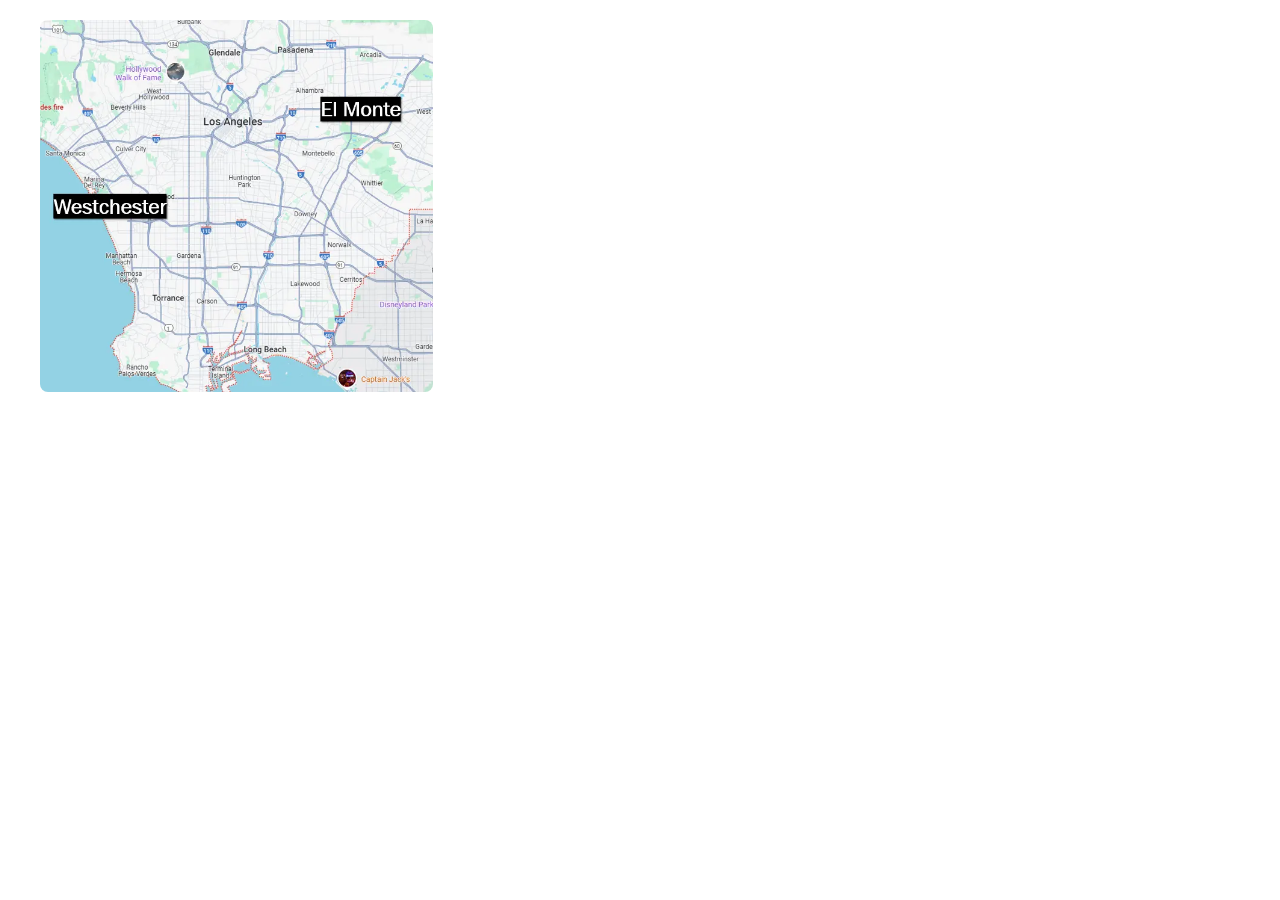
<file: dtrlavideo.html>
<!DOCTYPE html>
<html lang="en">
<head>
    <meta charset="UTF-8">
    <meta name="viewport" content="width=device-width, initial-scale=1.0">
    <title>Daily Temperature Variation of El Monte and Westchester in Los Angeles.</title>
    <style>
        body {
            margin: 0;
            padding: 20px;
            font-family: Arial, sans-serif;
        }
        .container { 
            display: flex;
            justify-content: space-between;
            align-items: flex-start;
            max-width: 1200px;
            margin: 0 auto;
        }
        .image-container {
            flex: 1;
            padding-right: 20px;
        }
        .video-container {
            flex: 2;
            text-align: right;
        }
        img {
            width: 100%;
            height: auto;
            border-radius: 8px;
            display: block;
        }
        .video-wrapper {
            position: relative;
            padding-bottom: 56.25%; /* 16:9 aspect ratio */
            height: 0;
            overflow: hidden;
        }
        .video-wrapper iframe {
            position: absolute;
            top: 0;
            left: 0;
            width: 100%;
            height: 100%;
            border-radius: 8px;
        }
    </style>
	
    <!-- Global site tag (gtag.js) - Google Analytics -->
    <!-- Google tag (gtag.js) -->
    <script async src="https://www.googletagmanager.com/gtag/js?id=G-C0Y5PM7E86"></script>
    <script>
        window.dataLayer = window.dataLayer || [];
        function gtag() { dataLayer.push(arguments); }
        gtag('js', new Date());

        gtag('config', 'G-C0Y5PM7E86');
    </script>

    <!-- Google Tag Manager -->
    <script>(function (w, d, s, l, i) {
            w[l] = w[l] || []; w[l].push({
                'gtm.start':
                    new Date().getTime(), event: 'gtm.js'
            }); var f = d.getElementsByTagName(s)[0],
                j = d.createElement(s), dl = l != 'dataLayer' ? '&l=' + l : ''; j.async = true; j.src =
                    'https://www.googletagmanager.com/gtm.js?id=' + i + dl; f.parentNode.insertBefore(j, f);
        })(window, document, 'script', 'dataLayer', 'GTM-KTP8BB68');</script>
    <!-- End Google Tag Manager -->
</head>
<body>
    <noscript><iframe src="https://www.googletagmanager.com/ns.html?id=GTM-KTP8BB68" height="0" width="0"
            style="display:none;visibility:hidden"></iframe></noscript>
    <div class="container">
        <div class="image-container">
            <img src="im/la_westchester_elmonte.webp" alt="Image relevant to video">
        </div>
        <div class="video-container">
            <div class="video-wrapper">
                <iframe src="https://www.youtube.com/embed/0RQtAy2yn1M?si=wz8FxYh8fwtFPmE8" title="YouTube video player" frameborder="0" allow="accelerometer; autoplay; clipboard-write; encrypted-media; gyroscope; picture-in-picture; web-share" referrerpolicy="strict-origin-when-cross-origin" allowfullscreen></iframe>
            </div>
        </div>
    </div>
</body>
</html>
</file>
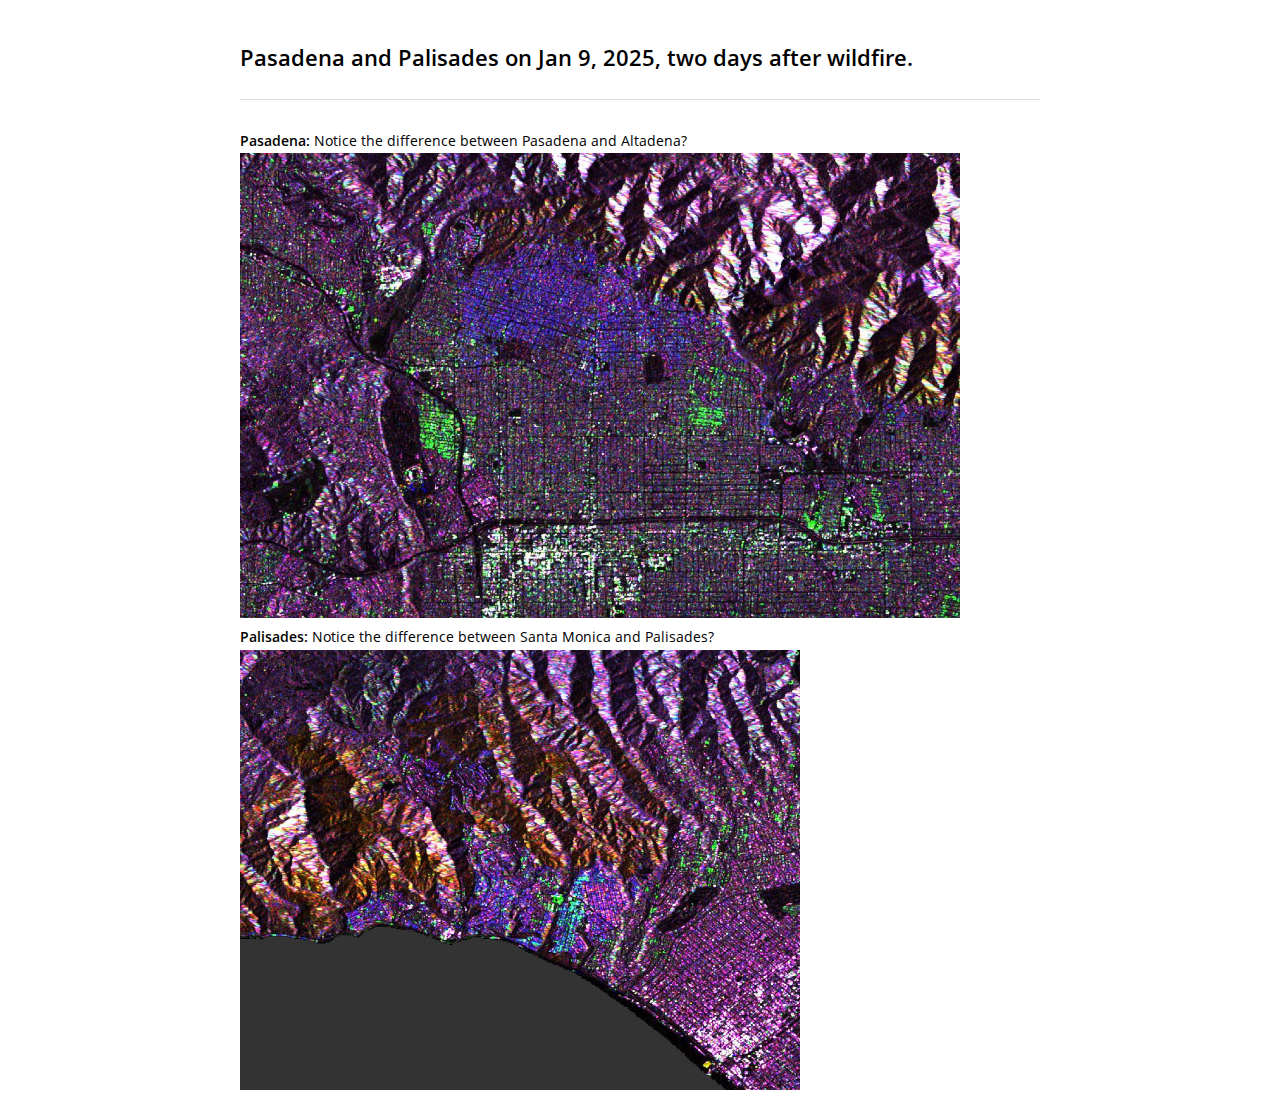
<file: LA_Fires_Affected_Areas.html>
<!DOCTYPE html>
<html lang="en">

<head>
    <meta charset="UTF-8">
    <meta name="viewport" content="width=device-width, initial-scale=1.0">
    <title>Pasadena and Palisades (Affected Areas) as seen on Jan 9, 2025, two days after the initial wildfire outbreak.
    </title>
    <link rel="stylesheet" href="css/font.css">
    <link rel="stylesheet" href="css/style.css">

    <script async src="https://www.googletagmanager.com/gtag/js?id=G-C0Y5PM7E86"></script>
    <script>
        window.dataLayer = window.dataLayer || [];
        function gtag() { dataLayer.push(arguments); }
        gtag('js', new Date());
        gtag('config', 'G-C0Y5PM7E86');
    </script>

    <script>(function (w, d, s, l, i) {
            w[l] = w[l] || []; w[l].push({
                'gtm.start':
                    new Date().getTime(), event: 'gtm.js'
            }); var f = d.getElementsByTagName(s)[0],
                j = d.createElement(s), dl = l != 'dataLayer' ? '&l=' + l : ''; j.async = true; j.src =
                    'https://www.googletagmanager.com/gtm.js?id=' + i + dl; f.parentNode.insertBefore(j, f);
        })(window, document, 'script', 'dataLayer', 'GTM-KTP8BB68');
    </script>
</head>

<body>
    <noscript><iframe src="https://www.googletagmanager.com/ns.html?id=GTM-KTP8BB68" height="0" width="0"
            style="display:none;visibility:hidden"></iframe></noscript>
    <div class="content">
        <h2>Pasadena and Palisades on Jan 9, 2025, two days after wildfire.</h2>
        <hr>
        <div class="caption">
            <strong>Pasadena: </strong>Notice the difference between Pasadena and Altadena?
        </div>
        <img src="im/pasadena20250109.jfif" alt="Pasadena" width="90%">
        <div class="caption">
            <strong>Palisades: </strong>Notice the difference between Santa Monica and Palisades?
        </div>
        <img src="im/palisades20250109.jfif" alt="Palisades" width="70%">
    </div>
</body>

</html>
</file>
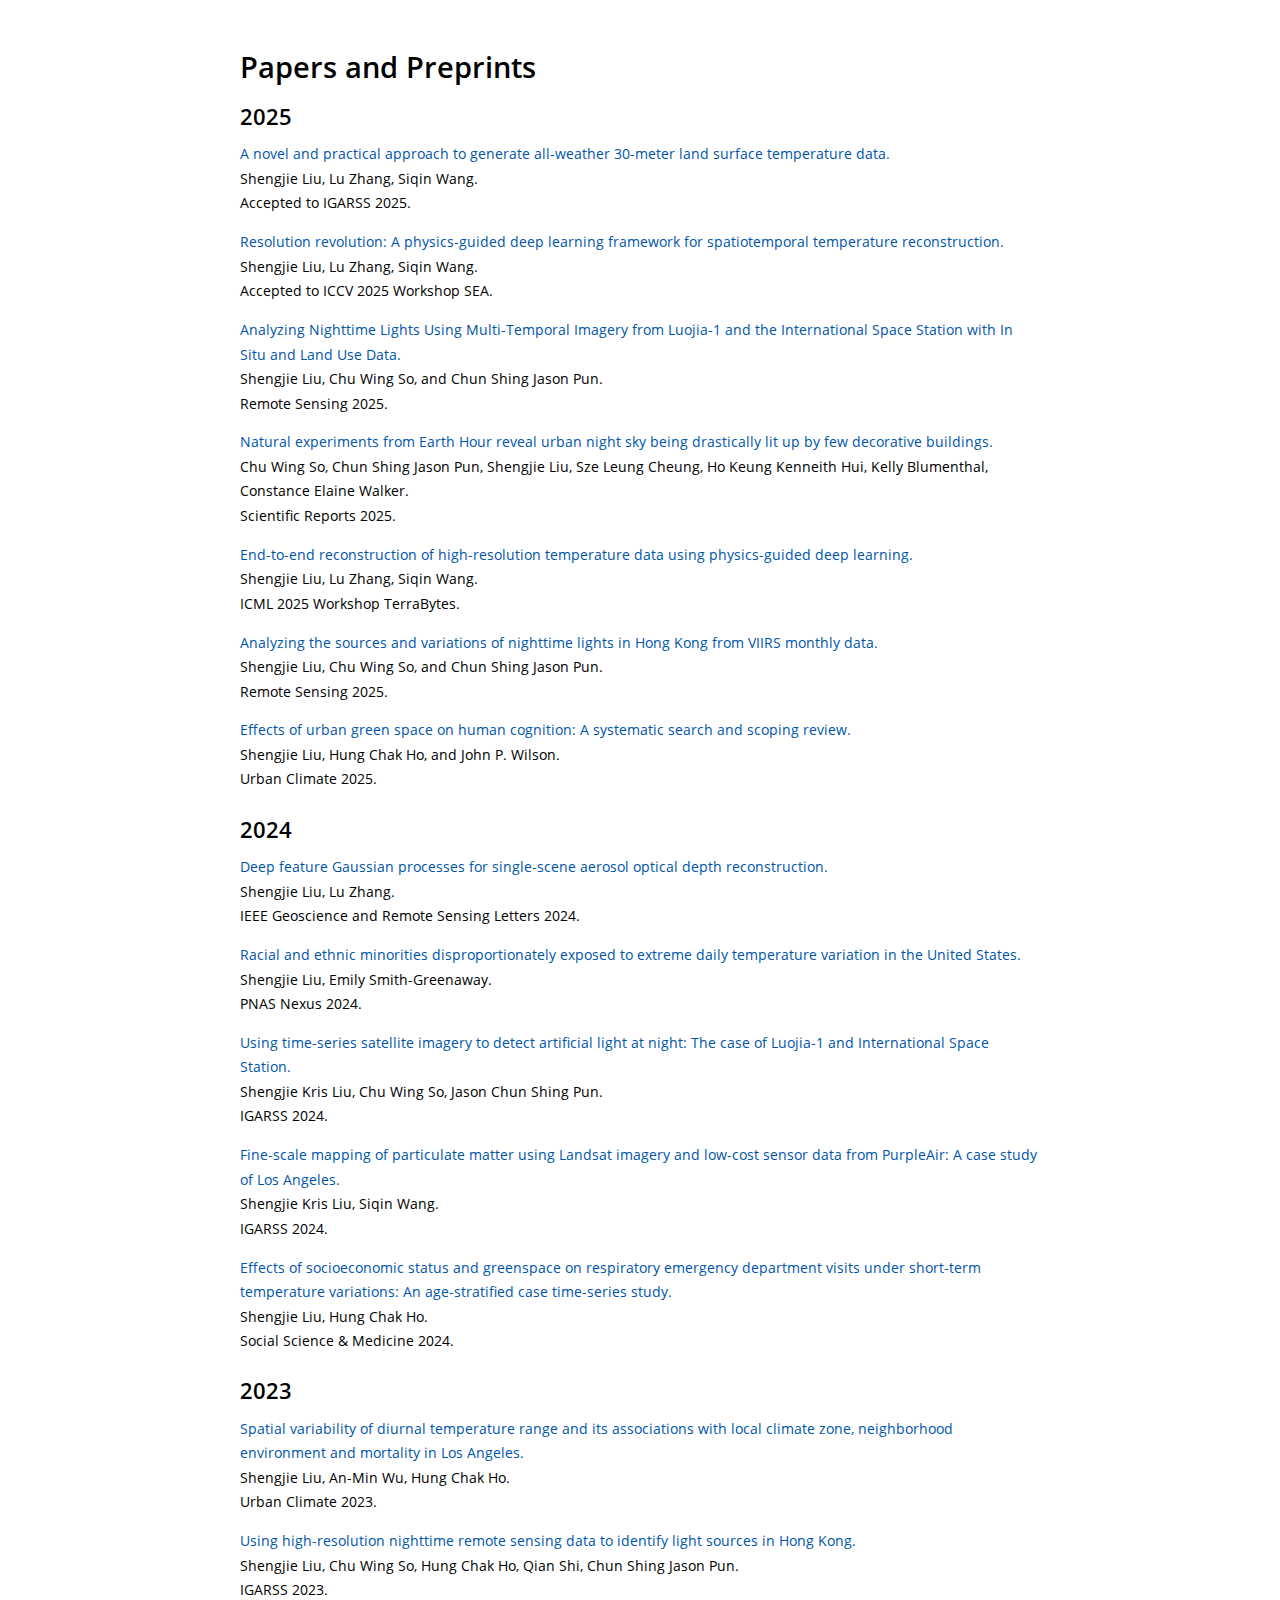
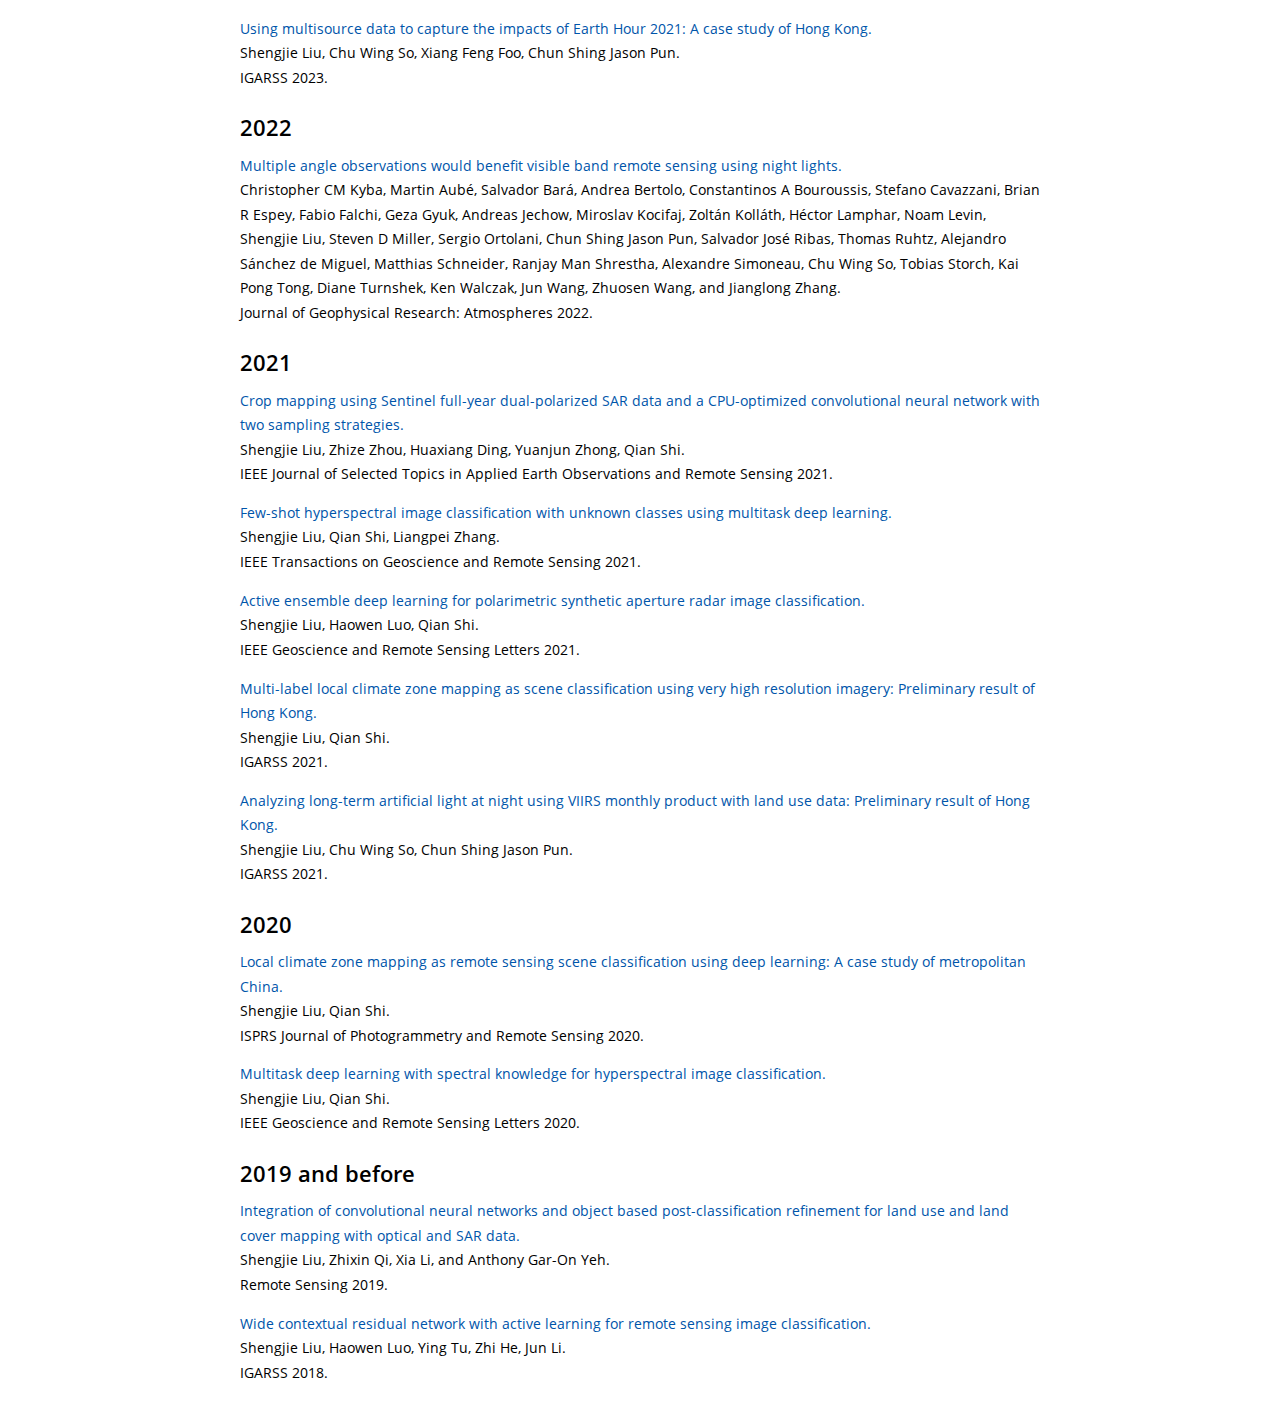
<file: research.html>
<!DOCTYPE html
    PUBLIC "-//W3C//DTD XHTML 1.0 Transitional//EN" "http://www.w3.org/TR/xhtml1/DTD/xhtml1-transitional.dtd">
<!--suppress HtmlUnknownTag -->
<html xmlns="http://www.w3.org/1999/xhtml">

<head>
    <meta charset="UTF-8">
    <meta name="viewport" content="width=device-width, initial-scale=1.0">
    <meta name="description" content="Shengjie Kris Liu, University of Southern California">
    <meta name="keywords"
        content="Shengjie, Kris Liu, skrisliu, Artificial intelligence, AI for Earth, Earth Observation, Machine Learning, Hyperspectral, USC, California, Hong Kong">
    <title>Papers - skrisliu Shengjie Kris Liu</title>
    <link rel="stylesheet" href="css/font.css">
    <link rel="stylesheet" href="css/style.css">

    <script async src="https://www.googletagmanager.com/gtag/js?id=G-C0Y5PM7E86"></script>
    <script>
        window.dataLayer = window.dataLayer || [];
        function gtag() { dataLayer.push(arguments); }
        gtag('js', new Date());
        gtag('config', 'G-C0Y5PM7E86');
    </script>

    <script>(function (w, d, s, l, i) {
            w[l] = w[l] || []; w[l].push({
                'gtm.start':
                    new Date().getTime(), event: 'gtm.js'
            }); var f = d.getElementsByTagName(s)[0],
                j = d.createElement(s), dl = l != 'dataLayer' ? '&l=' + l : ''; j.async = true; j.src =
                    'https://www.googletagmanager.com/gtm.js?id=' + i + dl; f.parentNode.insertBefore(j, f);
        })(window, document, 'script', 'dataLayer', 'GTM-KTP8BB68');
    </script>

</head>

<body>
    <!-- Google Tag Manager (noscript) -->
    <noscript><iframe src="https://www.googletagmanager.com/ns.html?id=GTM-KTP8BB68" height="0" width="0"
            style="display:none;visibility:hidden"></iframe></noscript>
    <!-- End Google Tag Manager (noscript) -->

    <div class="content">

        <h1>Papers and Preprints</h1>

        <h2>2025</h2>

        <div class="paper">
            <p>
                <a href="papers/IGARSS2025_30mTempData.pdf">A novel and practical approach to generate all-weather
                    30-meter land surface temperature data. </a><br>
                Shengjie Liu, Lu Zhang, Siqin Wang. <br>
                Accepted to IGARSS 2025.
            </p>
        </div>

        <div class="paper">
            <p>
                <a href="https://arxiv.org/pdf/2507.09872">Resolution revolution: A physics-guided deep learning
                    framework for spatiotemporal temperature reconstruction. </a><br>
                Shengjie Liu, Lu Zhang, Siqin Wang. <br>
                Accepted to ICCV 2025 Workshop SEA.
            </p>
        </div>

        <div class="paper">
            <p>
                <a href="https://doi.org/10.3390/rs17223739">Analyzing Nighttime Lights Using Multi-Temporal Imagery
                    from Luojia-1 and the International Space Station with In Situ and Land Use Data. </a><br>
                Shengjie Liu, Chu Wing So, and Chun Shing Jason Pun. <br>
                Remote Sensing 2025.
            </p>
        </div>

        <div class="paper">
            <p>
                <a href="https://www.nature.com/articles/s41598-025-05279-4">Natural experiments from Earth Hour reveal
                    urban night sky being drastically lit up by few
                    decorative buildings. </a><br>
                Chu Wing So, Chun Shing Jason Pun, Shengjie Liu, Sze Leung Cheung, Ho Keung Kenneith Hui, Kelly
                Blumenthal, Constance Elaine Walker. <br>
                Scientific Reports 2025.
            </p>
        </div>

        <div class="paper">
            <p>
                <a href="https://openreview.net/pdf?id=zMIlyzDf3p">End-to-end reconstruction of high-resolution
                    temperature data using physics-guided deep learning. </a><br>
                Shengjie Liu, Lu Zhang, Siqin Wang. <br>
                ICML 2025 Workshop TerraBytes.
            </p>
        </div>

        <div class="paper">
            <p>
                <a href="papers/viirs_HK_nightlights.pdf">Analyzing the sources and variations of nighttime lights in
                    Hong Kong from VIIRS monthly data. </a><br>
                Shengjie Liu, Chu Wing So, and Chun Shing Jason Pun. <br>
                Remote Sensing 2025.
            </p>
        </div>

        <div class="paper">
            <p>
                <a href="papers/GreenSpaceCognition.pdf">Effects of urban green space on human cognition: A systematic
                    search and scoping review. </a><br>
                Shengjie Liu, Hung Chak Ho, and John P. Wilson. <br>
                Urban Climate 2025.
            </p>
        </div>

        <h2>2024</h2>

        <div class="paper">
            <p>
                <a href="papers/dfgp.pdf">Deep feature Gaussian processes for single-scene aerosol optical depth
                    reconstruction. </a><br>
                Shengjie Liu, Lu Zhang. <br>
                IEEE Geoscience and Remote Sensing Letters 2024.
            </p>
        </div>

        <div class="paper">
            <p>
                <a href="papers/dtvus.pdf">Racial and ethnic minorities disproportionately exposed to extreme daily
                    temperature variation in the United States. </a><br>
                Shengjie Liu, Emily Smith-Greenaway. <br>
                PNAS Nexus 2024.
            </p>
        </div>

        <div class="paper">
            <p>
                <a href="papers/IGARSS2024_NSB_Luojia_ISS.pdf">Using time-series satellite imagery to detect artificial
                    light at night: The case of Luojia-1 and International Space Station. </a><br>
                Shengjie Kris Liu, Chu Wing So, Jason Chun Shing Pun. <br>
                IGARSS 2024.
            </p>
        </div>

        <div class="paper">
            <p>
                <a href="papers/IGARSS2024_Landsat_PurpleAir_LosAngeles.pdf">Fine-scale mapping of particulate matter
                    using Landsat imagery and low-cost sensor data from PurpleAir: A case study of Los Angeles. </a><br>
                Shengjie Kris Liu, Siqin Wang. <br>
                IGARSS 2024.
            </p>
        </div>

        <div class="paper">
            <p>
                <a href="papers/NYCER_finalpreprint.pdf">Effects of socioeconomic status and greenspace on respiratory
                    emergency department visits under short-term temperature variations: An age-stratified case
                    time-series study. </a><br>
                Shengjie Liu, Hung Chak Ho. <br>
                Social Science & Medicine 2024.
            </p>
        </div>

        <h2>2023</h2>

        <div class="paper">
            <p>
                <a href="papers/DiurnalTemperatureRange_LosAngeles.pdf">Spatial variability of diurnal temperature range
                    and its associations with local climate zone, neighborhood environment and mortality in Los Angeles.
                </a><br>
                Shengjie Liu, An-Min Wu, Hung Chak Ho. <br>
                Urban Climate 2023.
            </p>
        </div>

        <div class="paper">
            <p>
                <a href="papers/IGARSS2023_HighResolutionRSLightSources.pdf">Using high-resolution nighttime remote
                    sensing data to identify light sources in Hong Kong. </a><br>
                Shengjie Liu, Chu Wing So, Hung Chak Ho, Qian Shi, Chun Shing Jason Pun. <br>
                IGARSS 2023.
            </p>
        </div>

        <div class="paper">
            <p>
                <a href="papers/IGARSS2023_EarthHour.pdf">Using multisource data to capture the impacts of Earth Hour
                    2021: A case study of Hong Kong. </a><br>
                Shengjie Liu, Chu Wing So, Xiang Feng Foo, Chun Shing Jason Pun. <br>
                IGARSS 2023.
            </p>
        </div>

        <h2>2022</h2>

        <div class="paper">
            <p>
                <a href="papers/multiangle_nightlights.pdf">Multiple angle observations would benefit visible band
                    remote sensing using night lights. </a><br>
                Christopher CM Kyba, Martin Aubé, Salvador Bará, Andrea Bertolo, Constantinos A Bouroussis, Stefano
                Cavazzani, Brian R Espey, Fabio Falchi, Geza Gyuk, Andreas Jechow, Miroslav Kocifaj, Zoltán Kolláth,
                Héctor Lamphar, Noam Levin, Shengjie Liu, Steven D Miller, Sergio Ortolani, Chun Shing Jason Pun,
                Salvador José Ribas, Thomas Ruhtz, Alejandro Sánchez de Miguel, Matthias Schneider, Ranjay Man Shrestha,
                Alexandre Simoneau, Chu Wing So, Tobias Storch, Kai Pong Tong, Diane Turnshek, Ken Walczak, Jun Wang,
                Zhuosen Wang, and Jianglong Zhang. <br>
                Journal of Geophysical Research: Atmospheres 2022.
            </p>
        </div>

        <h2>2021</h2>

        <div class="paper">
            <p>
                <a href="papers/cropmapping.pdf">Crop mapping using Sentinel full-year dual-polarized SAR data and a
                    CPU-optimized convolutional neural network with two sampling strategies. </a><br>
                Shengjie Liu, Zhize Zhou, Huaxiang Ding, Yuanjun Zhong, Qian Shi. <br>
                IEEE Journal of Selected Topics in Applied Earth Observations and Remote Sensing 2021.
            </p>
        </div>

        <div class="paper">
            <p>
                <a href="papers/mdl4ow_tgrs.pdf">Few-shot hyperspectral image classification with unknown classes using
                    multitask deep learning. </a><br>
                Shengjie Liu, Qian Shi, Liangpei Zhang. <br>
                IEEE Transactions on Geoscience and Remote Sensing 2021.
            </p>
        </div>


        <div class="paper">
            <p>
                <a href="papers/aedl.pdf">Active ensemble deep learning for polarimetric synthetic aperture radar image
                    classification. </a><br>
                Shengjie Liu, Haowen Luo, Qian Shi. <br>
                IEEE Geoscience and Remote Sensing Letters 2021.
            </p>
        </div>

        <div class="paper">
            <p>
                <a href="papers/multiLabelLCZigarss2021.pdf">Multi-label local climate zone mapping as scene
                    classification using very high resolution imagery: Preliminary result of Hong Kong. </a><br>
                Shengjie Liu, Qian Shi. <br>
                IGARSS 2021.
            </p>
        </div>

        <div class="paper">
            <p>
                <a href="papers/viirsMonthlyHKigarss2021.pdf">Analyzing long-term artificial light at night using VIIRS
                    monthly product with land use data: Preliminary result of Hong Kong. </a><br>
                Shengjie Liu, Chu Wing So, Chun Shing Jason Pun. <br>
                IGARSS 2021.
            </p>
        </div>


        <h2>2020</h2>

        <div class="paper">
            <p>
                <a href="papers/lcz_isprs_preprint.pdf">Local climate zone mapping as remote sensing scene
                    classification using deep learning: A case study of metropolitan China. </a><br>
                Shengjie Liu, Qian Shi. <br>
                ISPRS Journal of Photogrammetry and Remote Sensing 2020.
            </p>
        </div>

        <div class="paper">
            <p>
                <a href="papers/mdl_grsl_2020.pdf">Multitask deep learning with spectral knowledge for hyperspectral
                    image classification. </a><br>
                Shengjie Liu, Qian Shi. <br>
                IEEE Geoscience and Remote Sensing Letters 2020.
            </p>
        </div>

        <h2>2019 and before</h2>

        <div class="paper">
            <p>
                <a href="papers/obpcfusion.pdf">Integration of convolutional neural networks and object based
                    post-classification refinement for land use and land cover mapping with optical and SAR data.
                </a><br>
                Shengjie Liu, Zhixin Qi, Xia Li, and Anthony Gar-On Yeh. <br>
                Remote Sensing 2019.
            </p>
        </div>

        <div class="paper">
            <p>
                <a href="papers/wcrn.pdf">Wide contextual residual network with active learning for remote sensing image
                    classification. </a><br>
                Shengjie Liu, Haowen Luo, Ying Tu, Zhi He, Jun Li. <br>
                IGARSS 2018.
            </p>
        </div>

    </div>



</body>

</html>
</file>
<file: css/font.css>
/* open-sans-regular - latin */
@font-face {
  font-family: 'Open Sans';
  font-style: normal;
  font-weight: 400;
  src: local('Open Sans Regular'), local('OpenSans-Regular'),
       url('../fonts/open-sans-v15-latin-regular.woff2') format('woff2'), /* Chrome 26+, Opera 23+, Firefox 39+ */
       url('../fonts/open-sans-v15-latin-regular.woff') format('woff'); /* Chrome 6+, Firefox 3.6+, IE 9+, Safari 5.1+ */
}
/* open-sans-600 - latin */
@font-face {
  font-family: 'Open Sans';
  font-style: normal;
  font-weight: 600;
  src: local('Open Sans SemiBold'), local('OpenSans-SemiBold'),
       url('../fonts/open-sans-v15-latin-600.woff2') format('woff2'), /* Chrome 26+, Opera 23+, Firefox 39+ */
       url('../fonts/open-sans-v15-latin-600.woff') format('woff'); /* Chrome 6+, Firefox 3.6+, IE 9+, Safari 5.1+ */
}
</file>
<file: css/main.css>
header{width:100%;height:50px;margin-top:0px;text-align:center;background-color:#003366;position:fixed;z-index:2}
body{margin:auto;padding:0;color:#000;-webkit-transition:all;-moz-transition:all;-ms-transition:all;-o-transition:all;transition:all;font-family:"Open Sans",
Segoe,"Segoe UI",
"Lucida Sans Unicode","Lucida Grande",
"Avenir","Seravek","Ubuntu",
"DejaVu Sans","Trebuchet MS",Verdana,Arial,sans-serif;font-size:14.4px;line-height:170%;text-align:justify;font-weight:400}
h1,h2,h3,h4,h5,h6,div.title,div.ftheader,span.venue,span.highlight{font-weight:600}
h3{margin-block-end:0.5em}
ul,ol,dl{float:left;margin:0;padding:5px 10px 6px 30px;width:calc(100% - 30px)}
img.img_responsive{width:100%;height:auto;display:block}
video.img_responsive{width:100%;height:auto;display:block}
div.container a:link,
div.container a:visited{color:#0055AA;text-decoration:none}
div.ftheader a:link,
div.ftheader a:visited,
div.ftsubheader a:link,
div.ftsubheader a:visited{color:#FFFFFF;text-decoration:none}
div.title a:link,
div.title a:visited{color:#000000}
div.authors a:link,
div.authors a:visited{color:#777777}
div.content a:hover,
div.content a:hover div.text,
div.ftsubheader a:hover{text-decoration:underline}
#span.jw{color:#000000;font-weight:600;text-decoration:underline}
#span.jw{color:#000000;font-weight:600}
span.author,span.tag{white-space:nowrap}
div.outercontainer{text-align:center}
div.header,div.container,div.content,div.img,div.text{display:inline-block;zoom:1;display*:inline;text-align:left;margin-left:auto;margin-right:auto;vertical-align:middle;max-width:1000px}
div.header,div.container{min-width:330px}
div.img,div.text{padding-left:10px;padding-right:10px}
div.header{line-height:50px}
div.ftheader,div.ftsubheader{display:inline-block;color:#FFF}
div.ftheader{float:left;padding-left:15px;font-size:1.17em}
div.ftsubheader{float:right;padding-left:10px;padding-right:20px}
div.outercontainer,div.content{padding-top:0px;padding-bottom:0px}
div.container,div.content{width:100%}
div.body{margin-top:50px}
div.content{margin-bottom:10px}
div.heading, div.front{text-align:left;position:relative;z-index:1}
div.heading div.img{padding:30px 30px 30px 10px;max-width:30%}
div.heading div.img img{width:200px}
div.heading span.tag{padding-right:15px}
div.heading ul{padding-bottom:0px}
div.publication{padding-top:0px;padding-bottom:20px}
div.publication div.img{max-width:300px;padding-right:0px;padding-top:5px}
div.publication div.text{max-width:650px;text-align:left;vertical-align:top}
div.authors{font-size:100%;color:#777777}
span.venue,span.highlight,
div.publication span.tag{padding-right:0px;font-size:100%}
span.highlight,
span.highlight a:link,
span.highlight a:visited{color:#BB2222}
span.fullvenue{padding-left:8px}
div.anchor{border-top:50px solid transparent;margin-top:-50px}
div.recruit{display:none}
div.group div.title{padding-left:12px}
div.group li{float:left;width:380px}
div.group li:nth-child(odd){padding-right:100px}
div.talk span{float:left;width:320px}
div.talk iframe{padding-bottom:15px}
@media only screen and (max-width: 639px) {
    div.ftsubheader{padding-left:5px;padding-right:10px}
    div.heading div.img{padding-right:80px}
    div.publication div.img{display:none}
    div.talk{display:none}
    div.publication div.text{text-align:left}
    div.content,div.publication{padding-top:0px;padding-bottom:10px}
                                div.group li:nth-child(odd){padding-right:0px}
    body{font-size:80%}
}
@media only screen and (min-width: 640px) {
    div.heading div.img{padding-right:calc(35px)}
    div.heading div.info{padding-right:calc(40% - 350px)}
    div.publication div.text{padding-left:calc(10px + 2 * min(0px, calc(1% - 8.5px)))}
    div.publication div.text{padding-right:calc(10px + 2 * min(0px, calc(1% - 8.5px)))}
    div.publication div.img{width:24%}
    div.publication div.text{max-width:72%;text-align:left}
}
</file>
<file: css/style.css>
/* ===== style.css — basic & simple ===== */

body{
  margin: 0;
  padding: 0;
  color: #000; /* from your snippet */
  font-family: "Open Sans",
               Segoe, "Segoe UI",
               "Lucida Sans Unicode","Lucida Grande",
               Avenir, Seravek, Ubuntu,
               "DejaVu Sans","Trebuchet MS",
               Verdana, Arial, sans-serif;
  font-size: 14.4px;   /* from your snippet */
  line-height: 170%;   /* from your snippet */
  text-align: left;    /* keep it simple & left aligned */
}

/* Main column: simple max-width and centering */
.content{
  max-width: 800px;   /* adjust (e.g., 800–1000px) to taste */
  margin: 0 auto;
  padding: 20px;
}

/* Headings: reuse weight=600 */
h1,h2,h3,h4,h5,h6{
  font-weight: 600;          /* from your snippet */
  margin: 1.2em 0 0.6em;
}
/* Larger title for your name */
.name{
  font-size: 2rem;    /* ~32px, adjust up/down as you like */
  font-weight: 600;
  margin-top: 0.2em;
  margin-bottom: 0.6em;
}

/* Paragraphs */
p{ margin: 0.5em 0 1em; }

/* Links: reuse your link color and hover underline */
.content a:link,
.content a:visited{
  color: #0055AA;            /* from your snippet */
  text-decoration: none;
}
.content a:hover{
  text-decoration: underline; /* from your snippet */
}

/* Horizontal rule: simple, unobtrusive */
hr{
  border: 0;
  border-top: 1px solid #ddd; /* aligns with your light lines */
  margin: 2em 0;
}

/* Profile photo: square/rectangle, no circle */
.profile-photo{
  width: 128px;       /* adjust as you like */
  height: auto;       /* keeps aspect ratio */
  float: right;       /* moves image to the right */
  margin: 0 0 1em 1em; /* space: top=0, right=0, bottom=1em, left=1em */
  border-radius: 50%;   /* keep it square/rectangle */
  object-fit: cover
}

/* Lists: keep default bullets, tidy spacing */
ul{
  padding-left: 1.2em;
  margin: 0.4em 0 1em;
}

/* Highlight blocks: soft background + spacing */
.highlight{
  background-color: #f7f7f7;  /* light gray for contrast */
  border: 1px solid #ddd;     /* thin border to separate */
  padding: 15px 20px;
  margin: 1.2em 0;            /* space around each block */
  border-radius: 6px;         /* slight rounding */
}

.highlight h4{
  margin-top: 0;
  margin-bottom: 0.4em;
}

.additional{
  background-color: #f9fcff;   /* very light blue for contrast */
  border-left: 4px solid #66a3e0; /* accent color on the side */
  padding: 14px 18px;
  margin: 1.2em 0;             /* vertical spacing between blocks */
  border-radius: 4px;          /* softer rounding */
  box-shadow: 0 1px 2px rgba(0,0,0,0.05); /* gentle shadow for depth */
}

.additional h4{
  margin-top: 0;
  margin-bottom: 0.4em;
}

/* Optional: responsive font-size tweak from your snippet (very light) */
@media only screen and (max-width: 639px){
  body{ font-size: 80%; } /* from your snippet */
}
</file>
